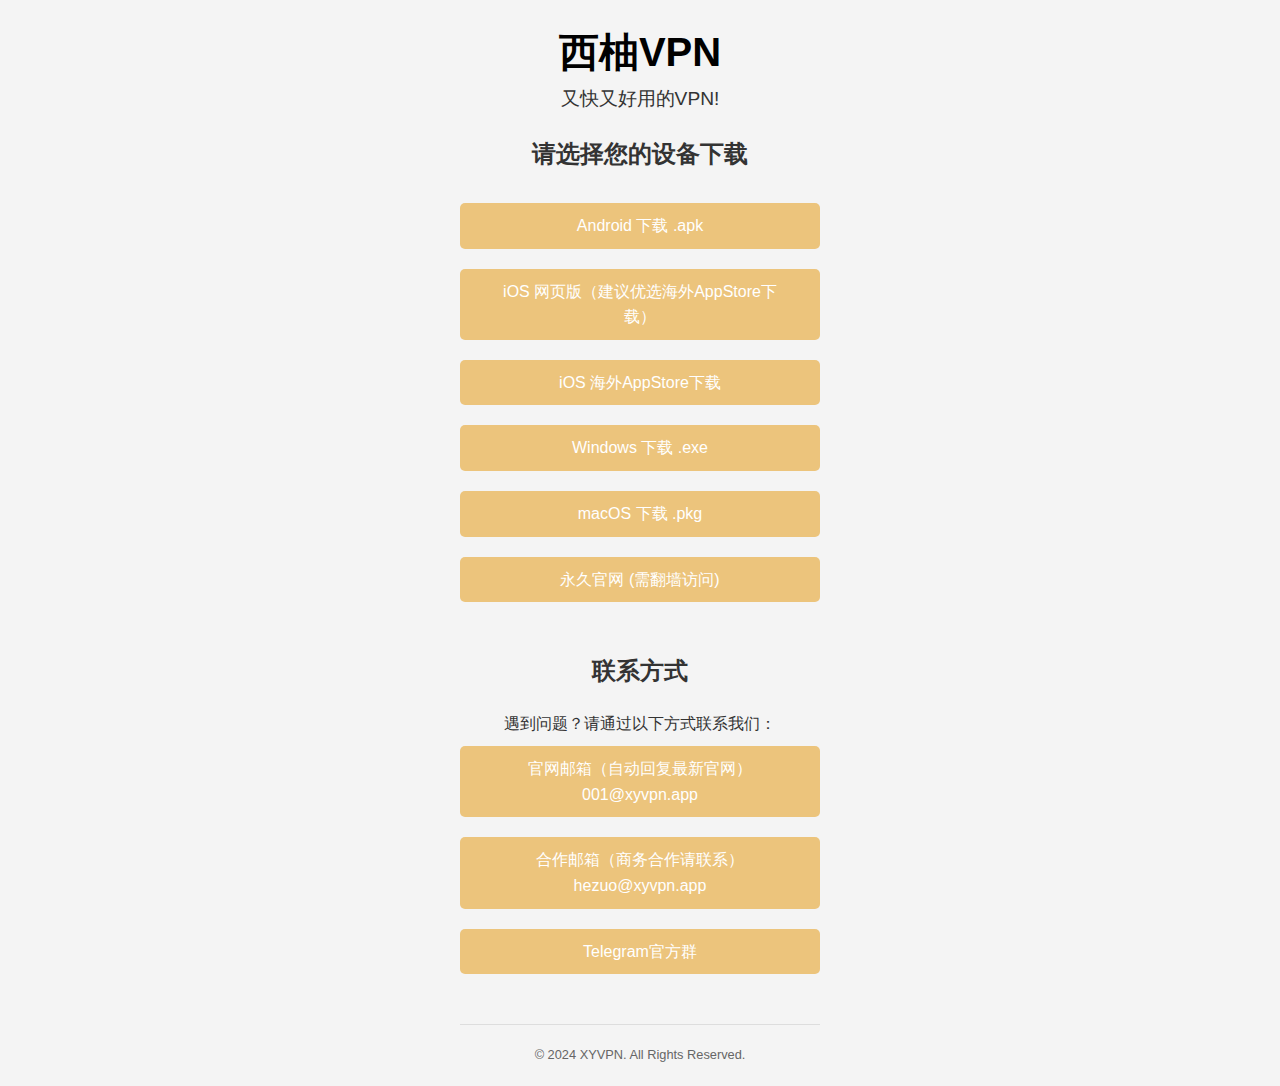
<file: index.html>
<!DOCTYPE html>
<html lang="zh">
<head>
    <meta charset="UTF-8">
    <meta name="viewport" content="width=device-width, initial-scale=1.0">
    <title>下载中心</title>
    <meta name="apple-mobile-web-app-title" content="西柚永久链接">
    <link rel="apple-touch-icon-precomposed" sizes="180x180" href="./image/touch-icon-iphone.png">
    <meta name="apple-touch-fullscreen" content="yes">
    <meta name="apple-mobile-web-app-capable" content="yes">
    <!-- <script type="text/javascript" charset="UTF-8" src="./js/jquery.min.js"></script> -->
    <link rel="stylesheet" href="style.css">
    
    <script type="text/javascript" charset="UTF-8" src="https://sdk.junzhuonuoda.cn/web/track.js"></script>
    <script type="text/javascript">
        var data = Track.parseUrlParams();
        new Track({
            appKey : "dbgl9wnk",
            onready : function() {
                this.schemeWakeup();
                var m = this;
                var button = document.getElementById("downloadButton");
                button.onclick = function() {
                    m.wakeupOrInstall();
                    return false;
                }
            }
        }, data);//初始化时传入data，作为一键拉起/App传参安装时候的参数
    </script>
</head>
<body>
    <div class="container">
        <header class="header">
            <h1>西柚VPN</h1>
            <p>又快又好用的VPN!</p>
        </header>
        
        <section class="content">
            <h2>请选择您的设备下载</h2>
            <div class="download-buttons">
                <a href="javascript:;" id="downloadButton" class="button">Android 下载 .apk</a>
                <a href="https://xiyou88.github.io/index.html?channel=GitHub" class="button">iOS 网页版（建议优选海外AppStore下载）</a>
                <a href="https://apps.apple.com/us/app/starry-kit/id6749743412" class="button">iOS 海外AppStore下载</a>
                <a href="https://github.com/xiyou88/vpn/raw/refs/heads/main/file/seeyou%5BGithub%5D-V1.1.5.exe" class="button">Windows 下载 .exe</a>
                <a href="https://github.com/xiyou88/vpn/raw/refs/heads/main/file/seeyou-V1.0.49%5BGitHub%5D.pkg" class="button">macOS 下载 .pkg</a>
                <a href="https://www.xyvpn.app" class="button">永久官网 (需翻墙访问)</a>
            </div>
            
            <div class="contact-info">
                <h2>联系方式</h2>
                <p>遇到问题？请通过以下方式联系我们：</p>
                <a href="mailto:001@xyvpn.app" class="button">官网邮箱（自动回复最新官网）001@xyvpn.app</a>
                <div>
                    <a href="mailto:hezuo@xyvpn.app" class="button">合作邮箱（商务合作请联系）hezuo@xyvpn.app</a>
                </div>
                <div>
                    <a href="https://t.me/xyok77" class="button">Telegram官方群</a>
                </div>
            </div>
        </section>
        
        <footer class="footer">
            <p>&copy; 2024 XYVPN. All Rights Reserved.</p>
        </footer>
    </div>
</body>
</html>
</file>
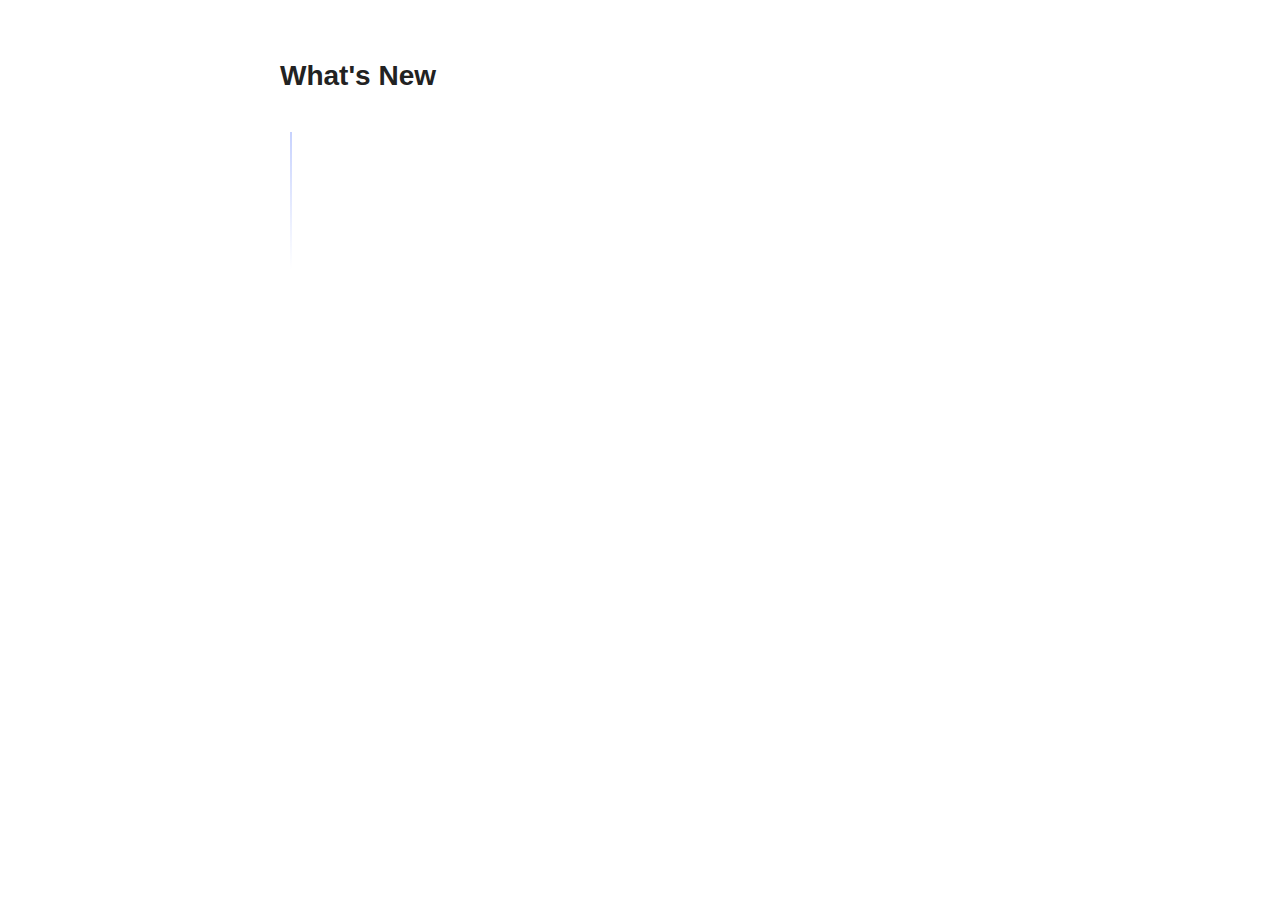
<file: changelog/macos.html>
<!DOCTYPE html>
<html lang="zh">
<head>
<meta charset="UTF-8" />
<meta name="viewport" content="width=device-width, initial-scale=1.0"/>
<title>发布日志</title>

<style>
  * {
    -webkit-tap-highlight-color: transparent;
  }
  body {
    margin: 0;
    font-family: -apple-system, BlinkMacSystemFont, sans-serif;
    color: #222;
  }

  .container {
    max-width: 720px;
    margin: 60px auto;
    padding: 0 20px;
  }

  h1 {
    font-size: 28px;
    margin-bottom: 40px;
  }

  .timeline {
    position: relative;
    padding-left: 30px;
  }

  .timeline::before {
    content: "";
    position: absolute;
    left: 10px;
    top: 0;
    bottom: 0;
    width: 2px;
    background: linear-gradient(#c7d2fe, transparent);
  }

  .item {
    position: relative;
    margin-bottom: 40px;
    opacity: 0;
    transform: translateY(20px);
    animation: fadeUp 0.6s forwards;
  }

  .item:nth-child(2) { animation-delay: 0.15s; }

  @keyframes fadeUp {
    to {
      opacity: 1;
      transform: translateY(0);
    }
  }

  .dot {
    position: absolute;
    left: -2px;
    top: 6px;
    width: 10px;
    height: 10px;
    border-radius: 50%;
    background: #6366f1;
    box-shadow: 0 0 10px rgba(99,102,241,0.6);
    transition: all 0.3s;
  }

  .item:hover .dot {
    transform: scale(1.4);
  }

  .card {
    position: relative;
    background: rgba(255,255,255,0.65);
    backdrop-filter: blur(14px);
    border-radius: 18px;
    padding: 20px;
    box-shadow: 0 8px 24px rgba(0,0,0,0.06);
    transition: all 0.3s ease;
    overflow: hidden;
    cursor: pointer;
    -webkit-tap-highlight-color: transparent;
    user-select: none;
    -webkit-touch-callout: none;
  }

  .meta {
    font-size: 13px;
    color: #888;
    margin-bottom: 6px;
  }

  .title {
    font-size: 17px;
    font-weight: 600;
    margin-bottom: 10px;
  }

  .tags {
    margin-bottom: 10px;
  }

  .tag {
    display: inline-block;
    font-size: 12px;
    padding: 3px 8px;
    border-radius: 999px;
    margin-right: 6px;
  }

  .new { background: #e0e7ff; color: #3730a3; }
  .opt { background: #dcfce7; color: #166534; }
  .fix { background: #fee2e2; color: #991b1b; }

  .content {
    max-height: 0;
    overflow: hidden;
    transition: max-height 0.4s ease, opacity 0.3s;
    opacity: 0;
  }

  .content.open {
    opacity: 1;
    max-height: 200px;
    margin-top: 10px;
  }

  ul {
    margin: 0;
    padding-left: 18px;
    font-size: 14px;
    color: #555;
  }

</style>
</head>

<body>

<div class="container">
  <h1>What's New</h1>

  <div class="timeline">

    <div class="item">
      <div class="dot"></div>
      <div class="card">
        <div class="meta">v2.1.0 · 2026-04-18</div>
        <div class="content open">
          <ul>
            <li>1. 新增手机号换绑入口</li>
            <li>2. 优化网络稳定性</li>
            <li>3. 丰富首页自动诊断功能</li>
            <li>4. 底层优化，更稳定和流畅</li>
          </ul>
        </div>
      </div>
    </div>

  </div>
</div>

<script>
  document.querySelectorAll(".card").forEach(card => {
    card.addEventListener("click", () => {
      const content = card.querySelector(".content");
      content.classList.toggle("open");
    });

    card.addEventListener("mousemove", e => {
      const rect = card.getBoundingClientRect();
      card.style.setProperty("--x", e.clientX - rect.left + "px");
      card.style.setProperty("--y", e.clientY - rect.top + "px");
    });
  });
</script>

</body>
</html>
</file>
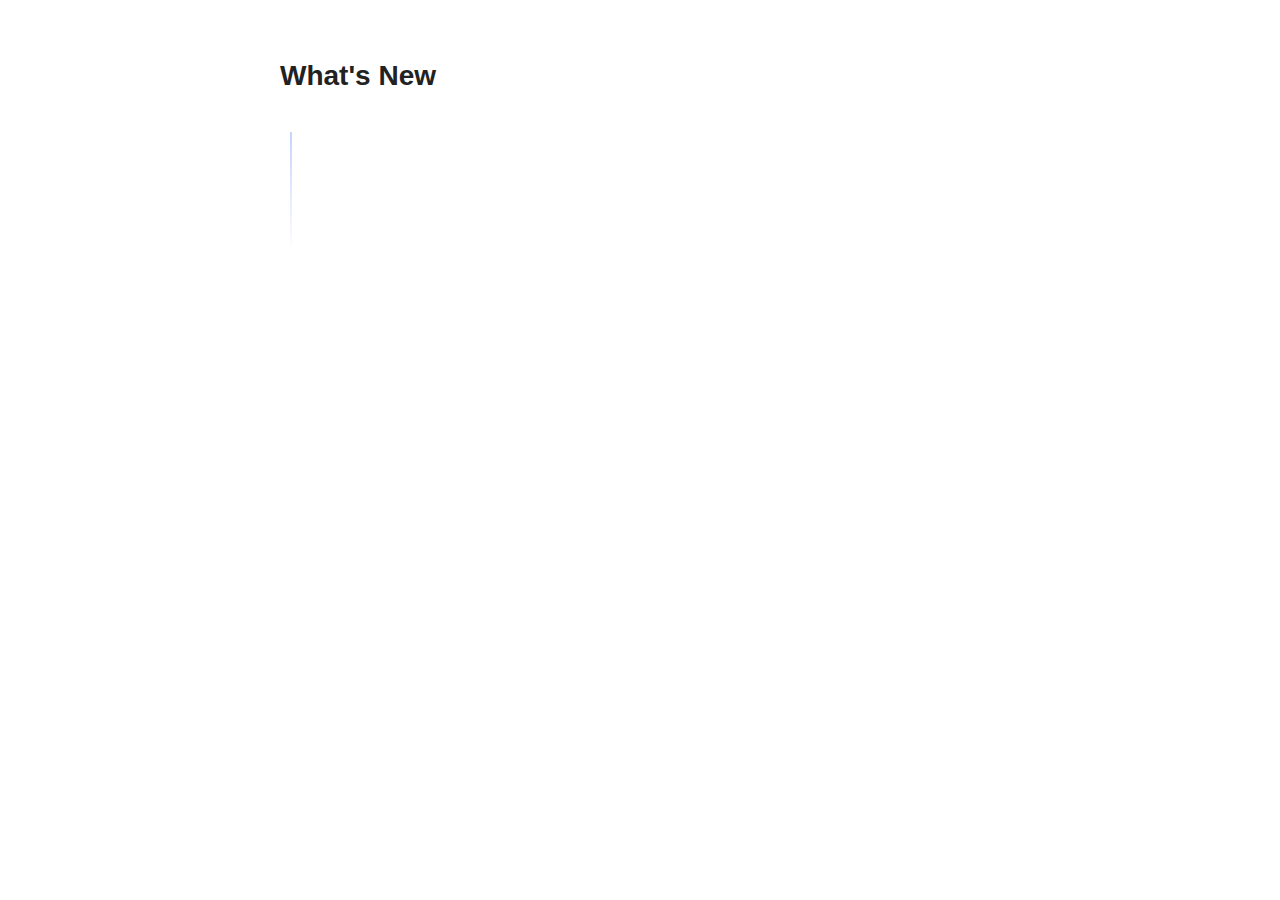
<file: changelog/windows.html>
<!DOCTYPE html>
<html lang="zh">
<head>
<meta charset="UTF-8" />
<meta name="viewport" content="width=device-width, initial-scale=1.0"/>
<title>发布日志</title>

<style>
  * {
    -webkit-tap-highlight-color: transparent;
  }
  body {
    margin: 0;
    font-family: -apple-system, BlinkMacSystemFont, sans-serif;
    color: #222;
  }

  .container {
    max-width: 720px;
    margin: 60px auto;
    padding: 0 20px;
  }

  h1 {
    font-size: 28px;
    margin-bottom: 40px;
  }

  .timeline {
    position: relative;
    padding-left: 30px;
  }

  .timeline::before {
    content: "";
    position: absolute;
    left: 10px;
    top: 0;
    bottom: 0;
    width: 2px;
    background: linear-gradient(#c7d2fe, transparent);
  }

  .item {
    position: relative;
    margin-bottom: 40px;
    opacity: 0;
    transform: translateY(20px);
    animation: fadeUp 0.6s forwards;
  }

  .item:nth-child(2) { animation-delay: 0.15s; }

  @keyframes fadeUp {
    to {
      opacity: 1;
      transform: translateY(0);
    }
  }

  .dot {
    position: absolute;
    left: -2px;
    top: 6px;
    width: 10px;
    height: 10px;
    border-radius: 50%;
    background: #6366f1;
    box-shadow: 0 0 10px rgba(99,102,241,0.6);
    transition: all 0.3s;
  }

  .item:hover .dot {
    transform: scale(1.4);
  }

  .card {
    position: relative;
    background: rgba(255,255,255,0.65);
    backdrop-filter: blur(14px);
    border-radius: 18px;
    padding: 20px;
    box-shadow: 0 8px 24px rgba(0,0,0,0.06);
    transition: all 0.3s ease;
    overflow: hidden;
    cursor: pointer;
    -webkit-tap-highlight-color: transparent;
    user-select: none;
    -webkit-touch-callout: none;
  }

  .meta {
    font-size: 13px;
    color: #888;
    margin-bottom: 6px;
  }

  .title {
    font-size: 17px;
    font-weight: 600;
    margin-bottom: 10px;
  }

  .tags {
    margin-bottom: 10px;
  }

  .tag {
    display: inline-block;
    font-size: 12px;
    padding: 3px 8px;
    border-radius: 999px;
    margin-right: 6px;
  }

  .new { background: #e0e7ff; color: #3730a3; }
  .opt { background: #dcfce7; color: #166534; }
  .fix { background: #fee2e2; color: #991b1b; }

  .content {
    max-height: 0;
    overflow: hidden;
    transition: max-height 0.4s ease, opacity 0.3s;
    opacity: 0;
  }

  .content.open {
    opacity: 1;
    max-height: 200px;
    margin-top: 10px;
  }

  ul {
    margin: 0;
    padding-left: 18px;
    font-size: 14px;
    color: #555;
  }

</style>
</head>

<body>

<div class="container">
  <h1>What's New</h1>

  <div class="timeline">

    <div class="item">
      <div class="dot"></div>
      <div class="card">
        <div class="meta">V2.2.0 · 2026-04-16</div>
        <div class="content open">
          <ul>
            <li>1. 优化网络稳定性</li>
            <li>2. 丰富首页自动诊断功能</li>
            <li>3. 设置中新增关闭窗口时的选项</li>
          </ul>
        </div>
      </div>
    </div>

  </div>
</div>

<script>
  document.querySelectorAll(".card").forEach(card => {
    card.addEventListener("click", () => {
      const content = card.querySelector(".content");
      content.classList.toggle("open");
    });

    card.addEventListener("mousemove", e => {
      const rect = card.getBoundingClientRect();
      card.style.setProperty("--x", e.clientX - rect.left + "px");
      card.style.setProperty("--y", e.clientY - rect.top + "px");
    });
  });
</script>

</body>
</html>
</file>
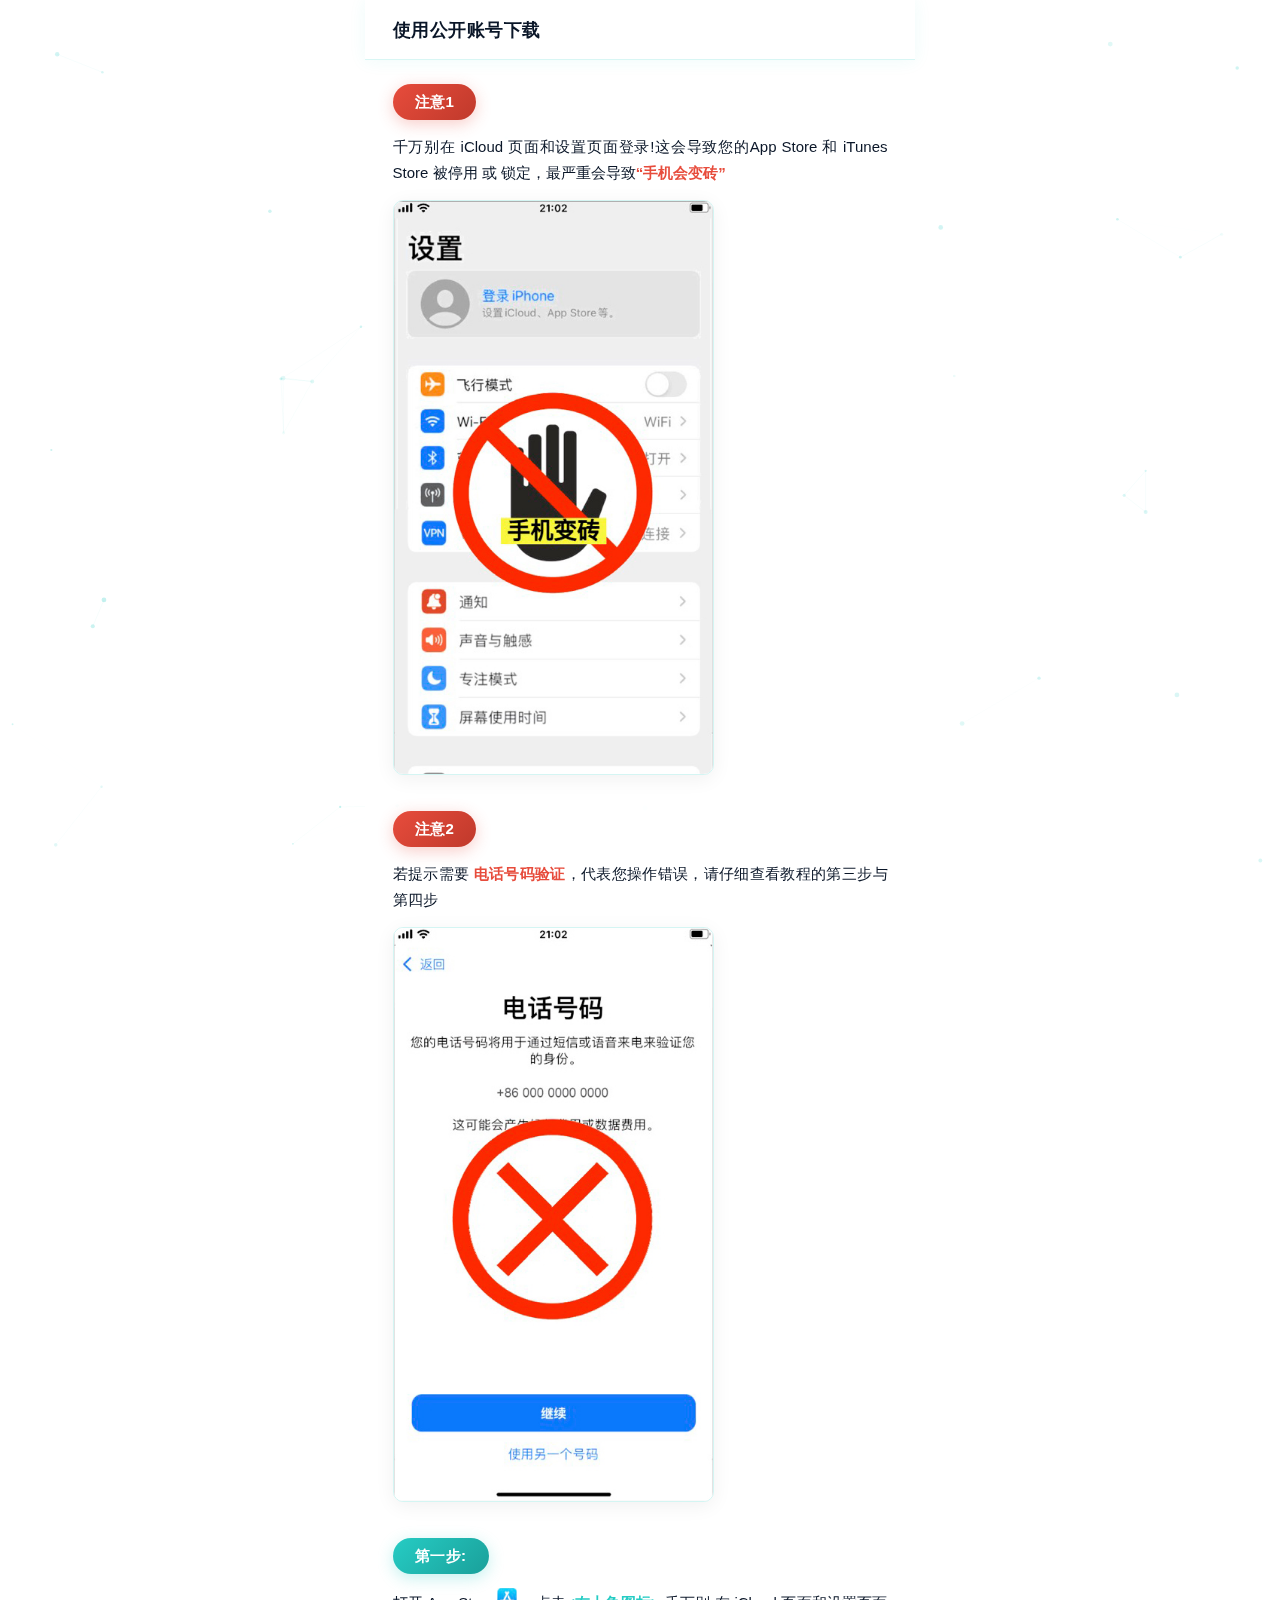
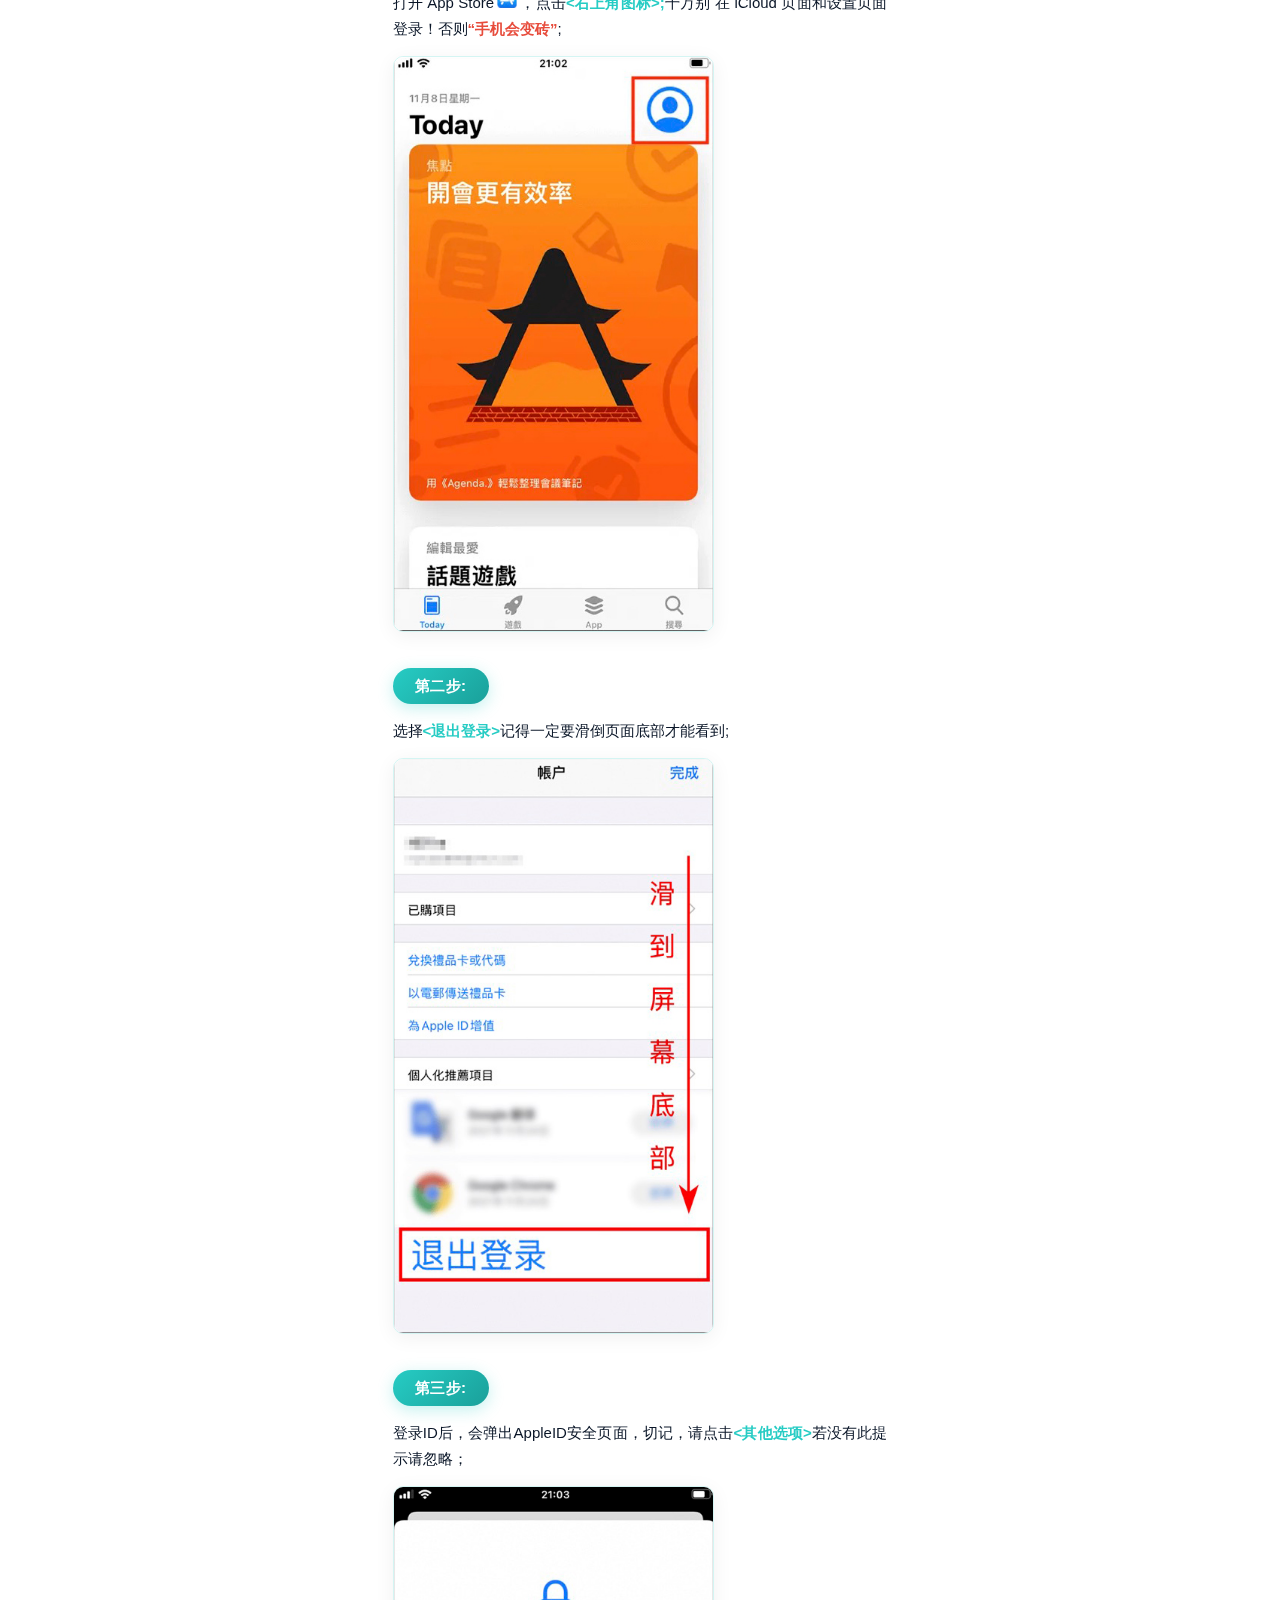
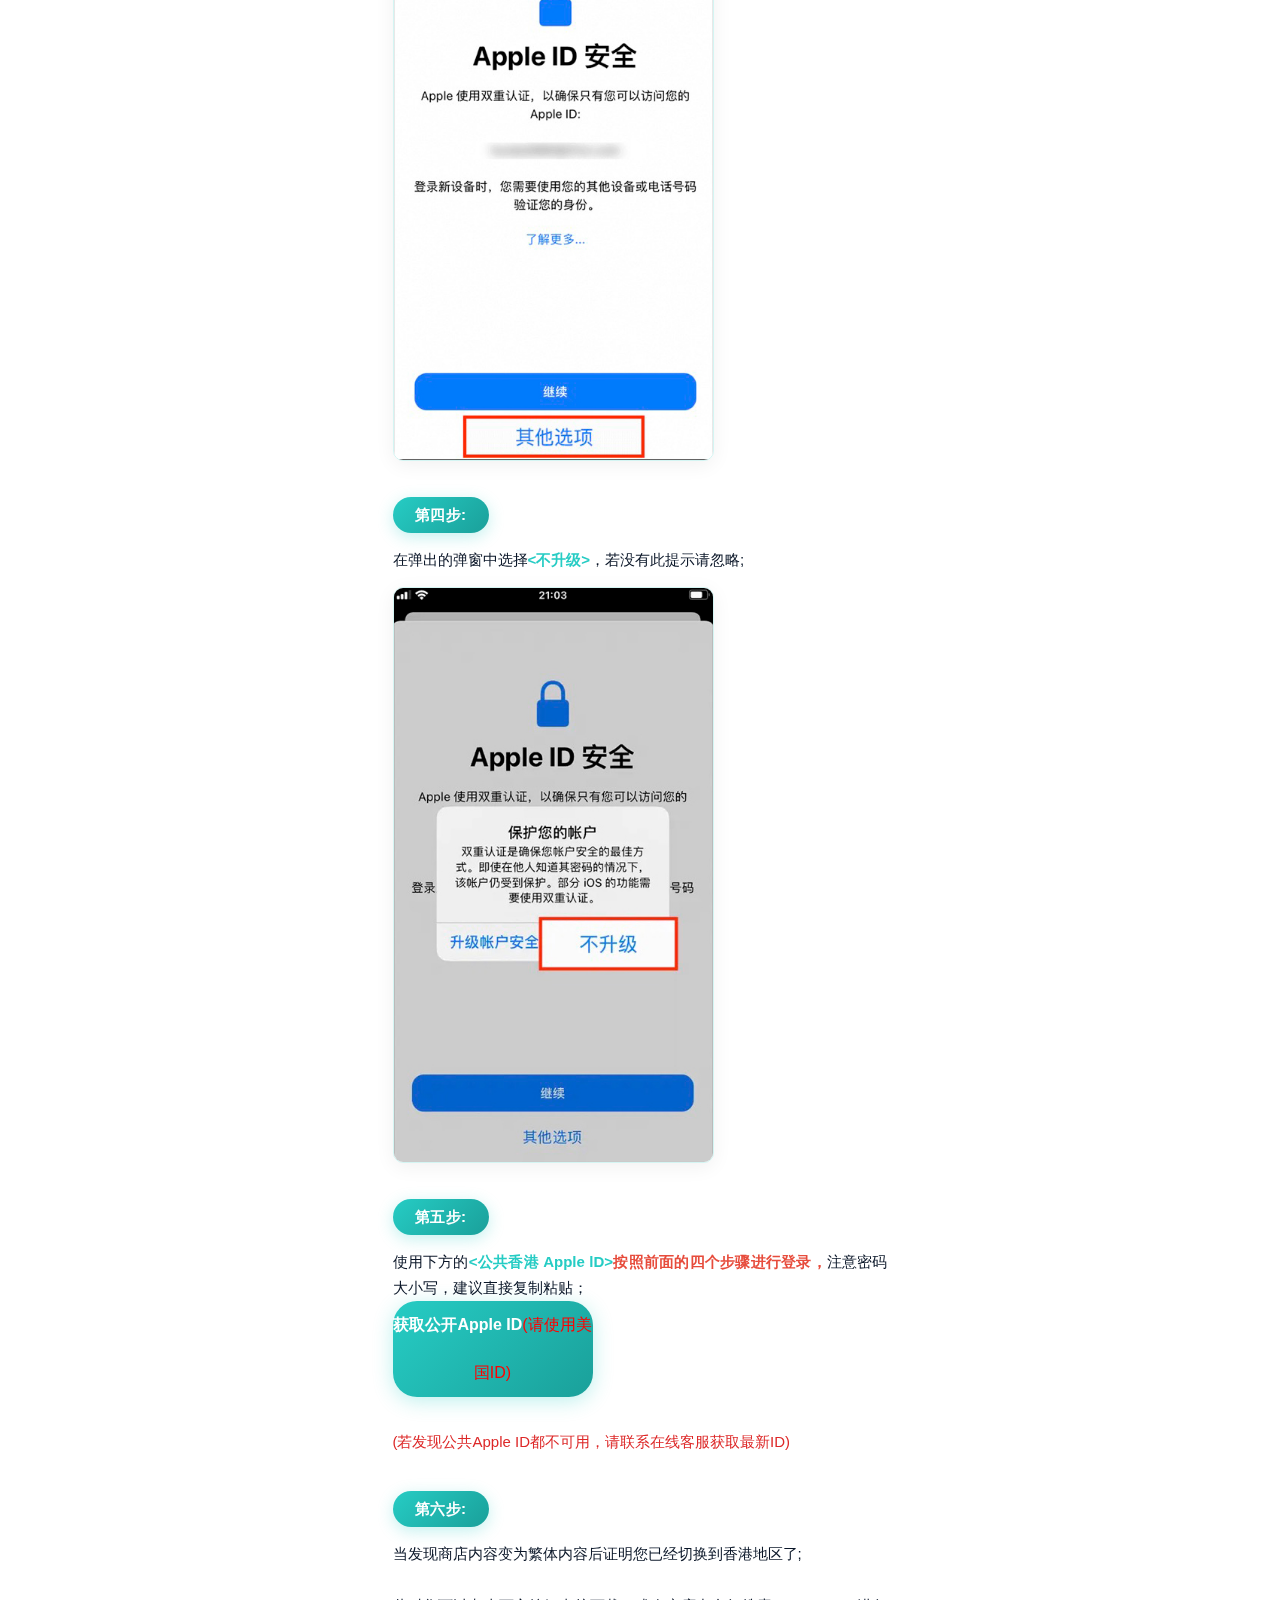
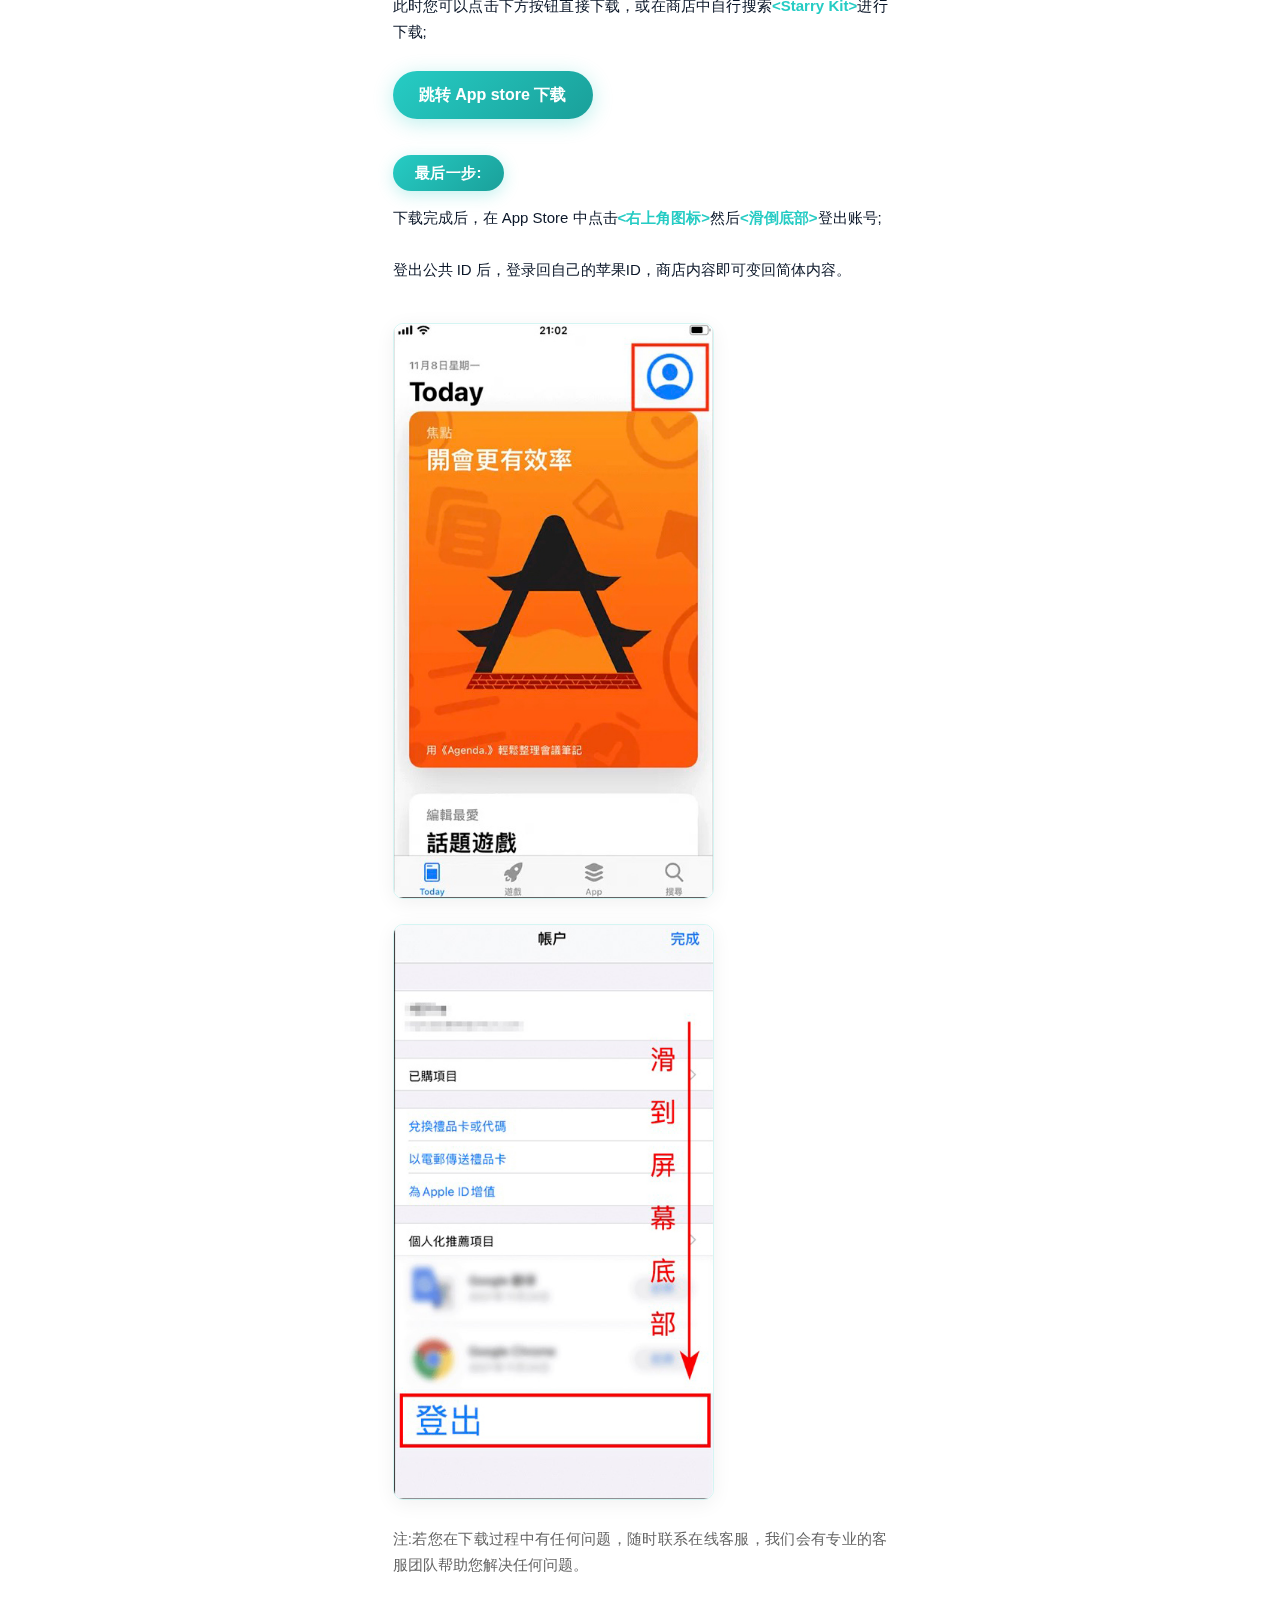
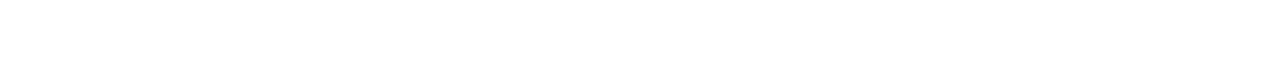
<file: help/freeAccount.html>
<!DOCTYPE html>
<html>
<head>
    <meta http-equiv="Content-Type" content="text/html; charset=utf-8" />
    <meta name="viewport" content="width=device-width,initial-scale=1.0,maximum-scale=1.0,user-scalable=0">
    <meta name="description" content="">
    <meta name="keywords" content="">
    <meta name="author" content="">
    <title>公开账号</title>

    <link href="css/style.css" rel="stylesheet" type="text/css" />
</head>
<body>
<canvas id="bgCanvas" style="position:fixed;inset:0;width:100%;height:100%;z-index:0;pointer-events:none;"></canvas>
<article class="dk Huans">
    <section class="Hdlog Huans flexC">
        <p>使用公开账号下载</p>
    </section>
    <section class="nyDK Huans">
        <div class="nyDD nyDzy">
            <div class="nyDT Huans">注意1</div>
            <div class="nyDN">
                <p>千万别在 iCloud 页面和设置页面登录!这会导致您的App Store 和 iTunes Store 被停用 或 锁定，最严重会导致<span class="color2">“手机会变砖”</span></p>
                <div class="nyDimg"><img src="images/3T01.jpg"></div>
            </div>
        </div>
        <div class="nyDD nyDzy">
            <div class="nyDT Huans">注意2</div>
            <div class="nyDN">
                <p>若提示需要 <span class="color2">电话号码验证</span>，代表您操作错误，请仔细查看教程的第三步与第四步</p>
                <div class="nyDimg"><img src="images/3T02.jpg"></div>
            </div>
        </div>

        <div class="nyDD">
            <div class="nyDT Huans">第一步:</div>
            <div class="nyDN">
                <p>打开 App Store<img src="images/1Tlc.jpg">，点击<span class="color1">&lt;右上角图标&gt;;</span>千万别
                    在 iCloud 页面和设置页面登录！否则<span class="color2">“手机会变砖”</span>;</p>
                <div class="nyDimg"><img src="images/1T05.jpg"></div>
            </div>
        </div>
        <div class="nyDD">
            <div class="nyDT Huans">第二步:</div>
            <div class="nyDN">
                <p>选择<span class="color1">&lt;退出登录&gt;</span>记得一定要滑倒页面底部才能看到;</p>
                <div class="nyDimg"><img src="images/1T06.jpg"></div>
            </div>
        </div>
        <div class="nyDD">
            <div class="nyDT Huans">第三步:</div>
            <div class="nyDN">
                <p>登录ID后，会弹出AppleID安全页面，切记，请点击<span class="color1">&lt;其他选项&gt;</span>若没有此提示请忽略；</p>
                <div class="nyDimg"><img src="images/3T03.jpg"></div>
            </div>
        </div>
        <div class="nyDD">
            <div class="nyDT Huans">第四步:</div>
            <div class="nyDN">
                <p>在弹出的弹窗中选择<span class="color1">&lt;不升级&gt;</span>，若没有此提示请忽略;</p>
                <div class="nyDimg"><img src="images/3T04.jpg"></div>
            </div>
        </div>
        <div class="nyDD">
            <div class="nyDT Huans">第五步:</div>
            <div class="nyDN">
                <p>使用下方的<span class="color1">&lt;公共香港 Apple lD&gt;</span><span class="color2">按照前面的四个步骤进行登录，</span>注意密码大小写，建议直接复制粘贴；</p>
<!--                <div class="nyDzm Huans flexC">-->
<!--                    <div class="nyDzmN">-->
<!--                        <h3>公共 Apple lD:</h3>-->
<!--                        <span>kendacatholic@gmail.com</span>-->
<!--                    </div>-->
<!--                    <a href="JavaScript:;" class="nyDzma"><img src="images/3wjian.jpg"></a>-->
<!--                </div>-->
<!--                <div class="nyDzm Huans flexC">-->
<!--                    <div class="nyDzmN">-->
<!--                        <h3>密码:</h3>-->
<!--                        <span>JuSTZW1731</span>-->
<!--                    </div>-->
<!--                    <a href="JavaScript:;" class="nyDzma"><img src="images/3wjian.jpg"></a>-->
<!--                </div>-->
<!--                <br>-->
<!--                <div class="nyDimg"><img src="images/1T07.jpg"></div>-->
<!--                <div class="nyTanH Huans flexC">-->
<!--                    <img src="images/2tanH.jpg"><p>如果显示为空或账号无法使用，请清除缓存重新刷新页面</p>-->
<!--                </div>-->
                <a class="nyDNtza" onclick="gotoPublicAppleId()">获取公开Apple ID<span style="color: red;">(请使用美国ID)</span></a>
                <div style="color: #DD2828;">(若发现公共Apple ID都不可用，请联系在线客服获取最新ID)</div>
            </div>
        </div>
        <div class="nyDD">
            <div class="nyDT Huans">第六步:</div>
            <div class="nyDN">
                <p>当发现商店内容变为繁体内容后证明您已经切换到香港地区了;</p><br>
                <p>此时您可以点击下方按钮直接下载，或在商店中自行搜索<span class="color1">&lt;Starry Kit&gt;</span>进行下载;</p><br>
                <a href="javascript:;" onclick="appstore()" class="nyDNtza">跳转 App store 下载</a>
            </div>
        </div>
        <div class="nyDD">
            <div class="nyDT Huans">最后一步:</div>
            <div class="nyDN">
                <p>下载完成后，在 App Store 中点击<span class="color1">&lt;右上角图标&gt;</span>然后<span class="color1">&lt;滑倒底部&gt;</span>登出账号;</p><br>
                <p>登出公共 ID 后，登录回自己的苹果ID，商店内容即可变回简体内容。</p><br>
                <div class="nyDimg" style="margin-bottom:25px"><img src="images/1T05.jpg"></div>
                <div class="nyDimg"><img src="images/3T05.jpg"></div>
                <br><p style="color:#666">注:若您在下载过程中有任何问题，随时联系在线客服，我们会有专业的客服团队帮助您解决任何问题。</p>
            </div>
        </div>
    </section>
</article>
<script>
    function gotoPublicAppleId(){
        window.open('https://7iid.com/share/OqkHzrfZKU','_blank');
    }
</script>
<script>
(function(){
    var c=document.getElementById("bgCanvas");
    if(!c)return;
    var x=c.getContext("2d"),W,H,pts=[],raf,N=45,A="38,204,196";
    function resize(){W=c.width=innerWidth;H=c.height=innerHeight;}
    function mk(){return{x:Math.random()*W,y:Math.random()*H,vx:(Math.random()-.5)*.35,vy:(Math.random()-.5)*.35,r:Math.random()*1.8+.8,a:Math.random()*.22+.06};}
    function init(){resize();pts=[];for(var i=0;i<N;i++)pts.push(mk());}
    function frame(){
        x.clearRect(0,0,W,H);
        pts.forEach(function(p){
            p.x+=p.vx;p.y+=p.vy;
            if(p.x<0)p.x=W;if(p.x>W)p.x=0;
            if(p.y<0)p.y=H;if(p.y>H)p.y=0;
            x.beginPath();x.arc(p.x,p.y,p.r,0,Math.PI*2);
            x.fillStyle="rgba("+A+","+p.a+")";x.fill();
        });
        for(var i=0;i<pts.length-1;i++){
            for(var j=i+1;j<pts.length;j++){
                var dx=pts[i].x-pts[j].x,dy=pts[i].y-pts[j].y,d=Math.sqrt(dx*dx+dy*dy);
                if(d<130){
                    x.beginPath();x.moveTo(pts[i].x,pts[i].y);x.lineTo(pts[j].x,pts[j].y);
                    x.strokeStyle="rgba("+A+","+(1-d/130)*.08+")";
                    x.lineWidth=.7;x.stroke();
                }
            }
        }
        raf=requestAnimationFrame(frame);
    }
    window.addEventListener("resize",init);
    init();frame();
})();

function appstore(){
    window.open('https://apps.apple.com/app/id6749743412','_blank')
}
</script>
</body>


</html>
</file>
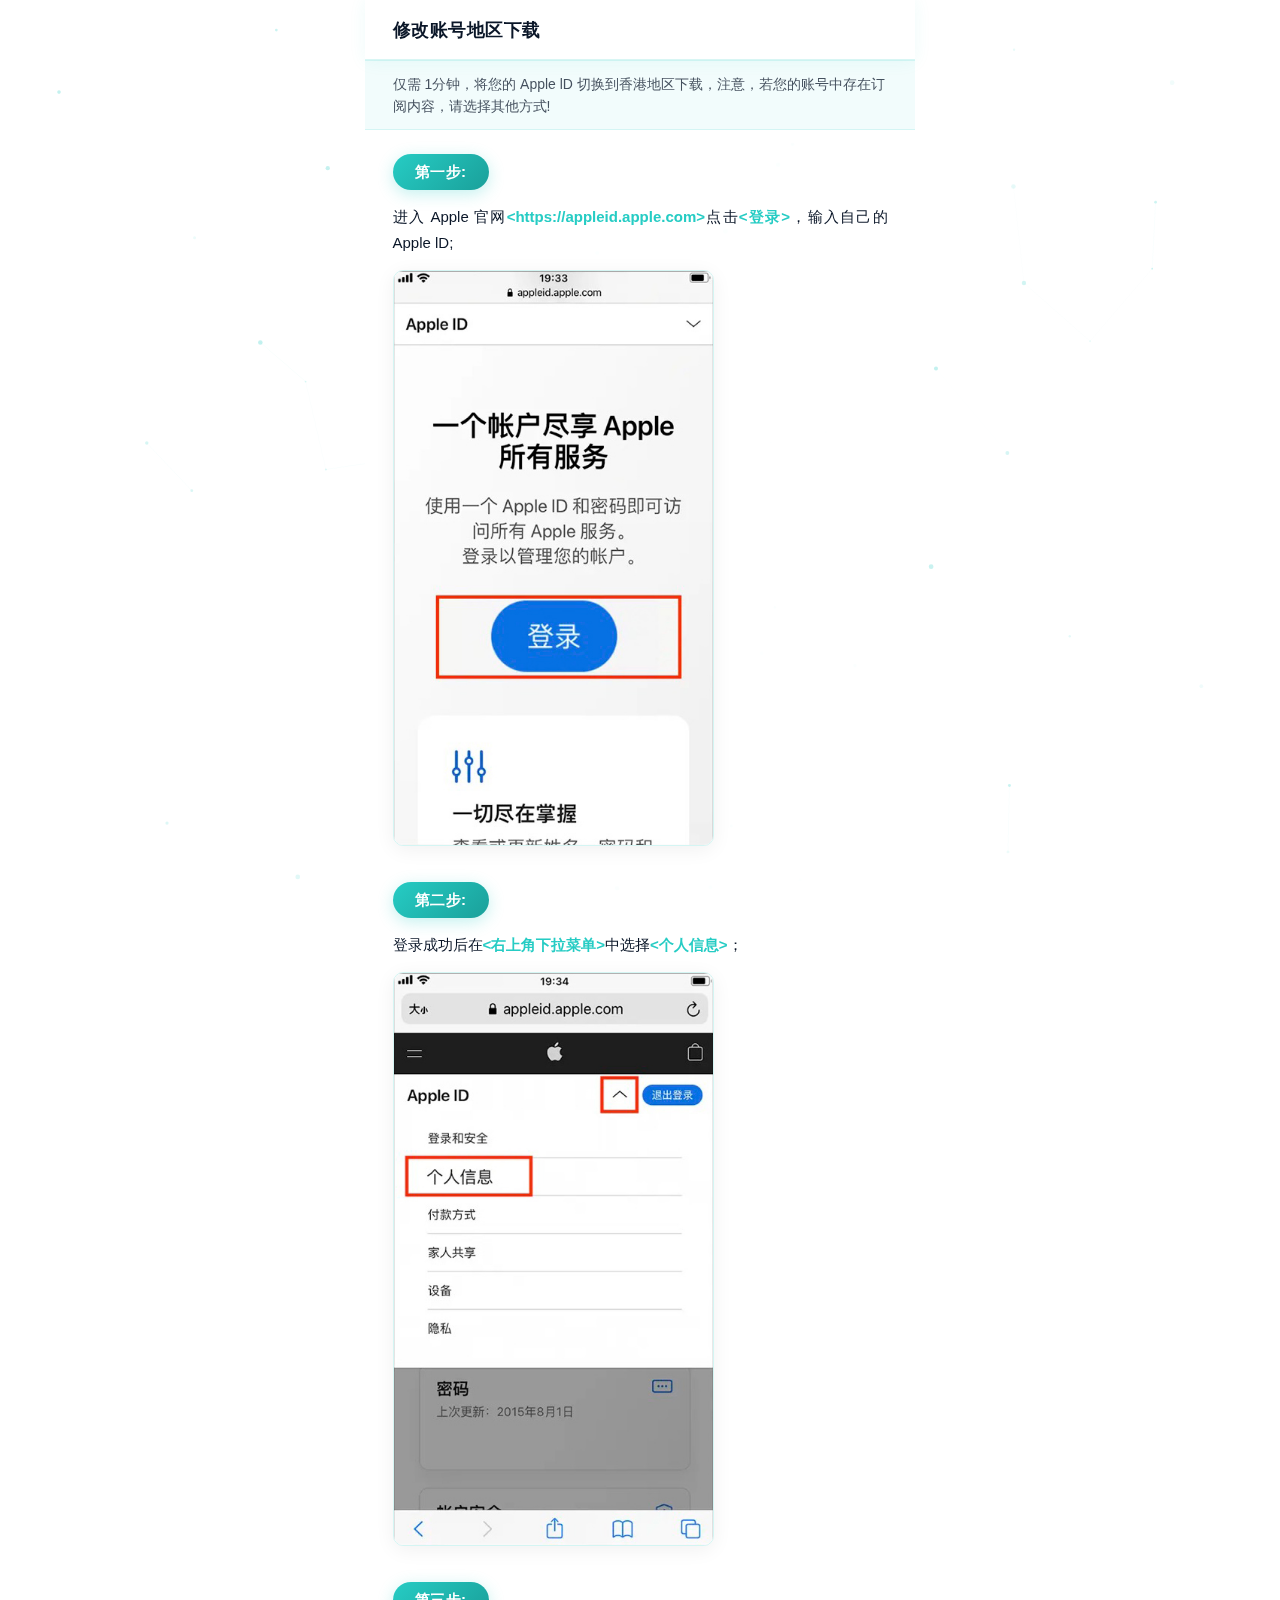
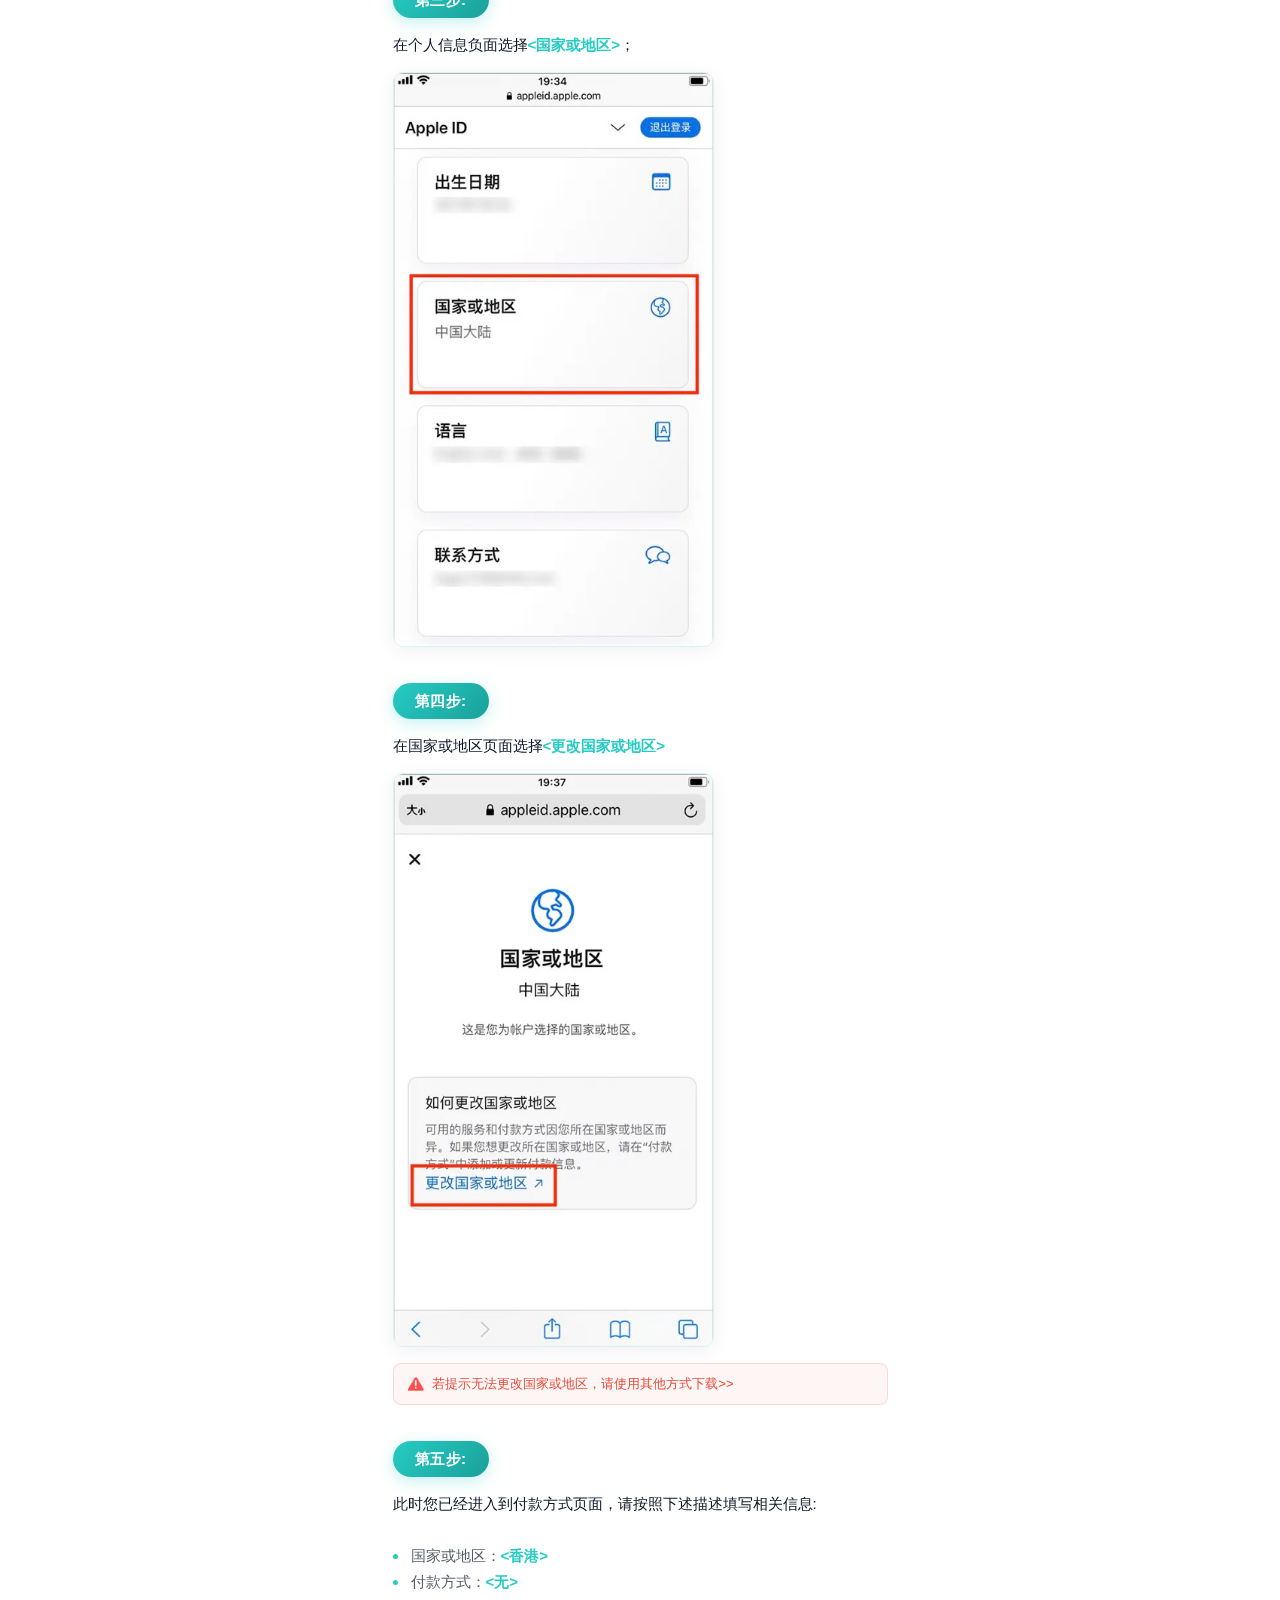
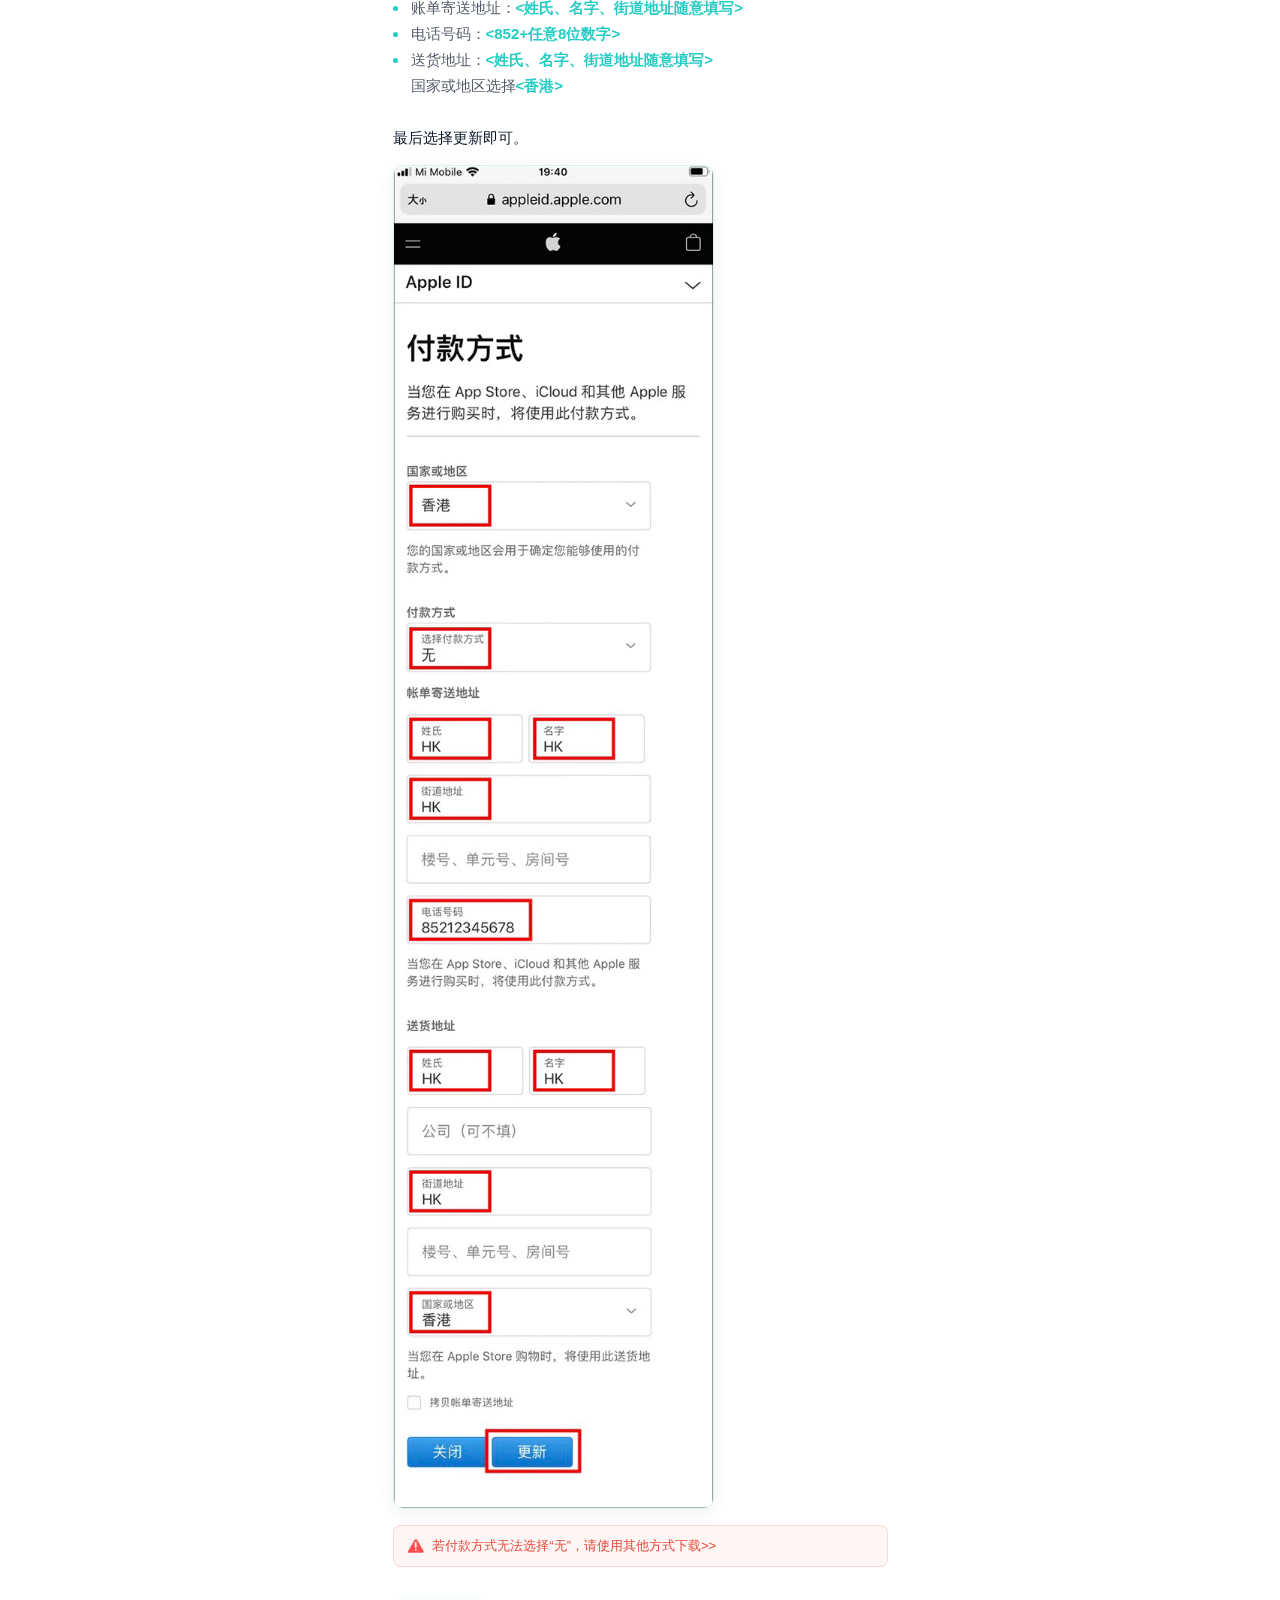
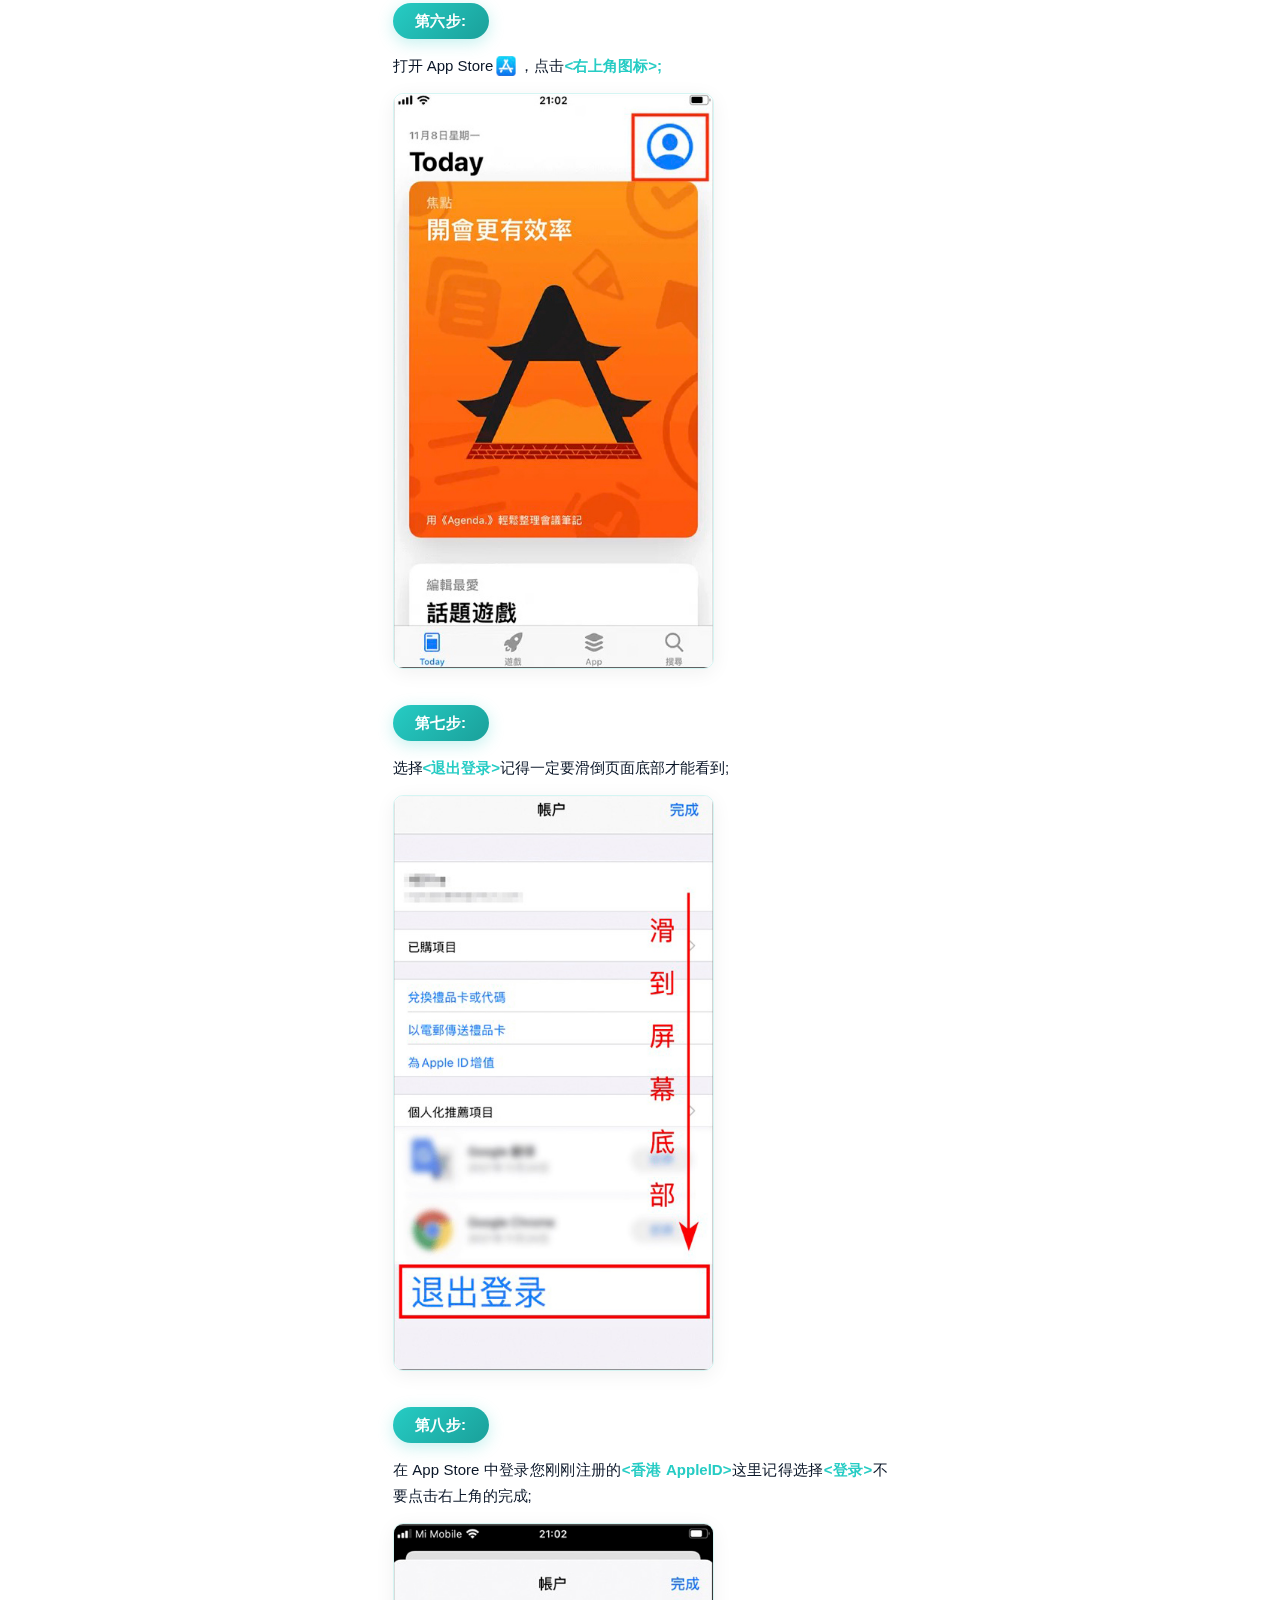
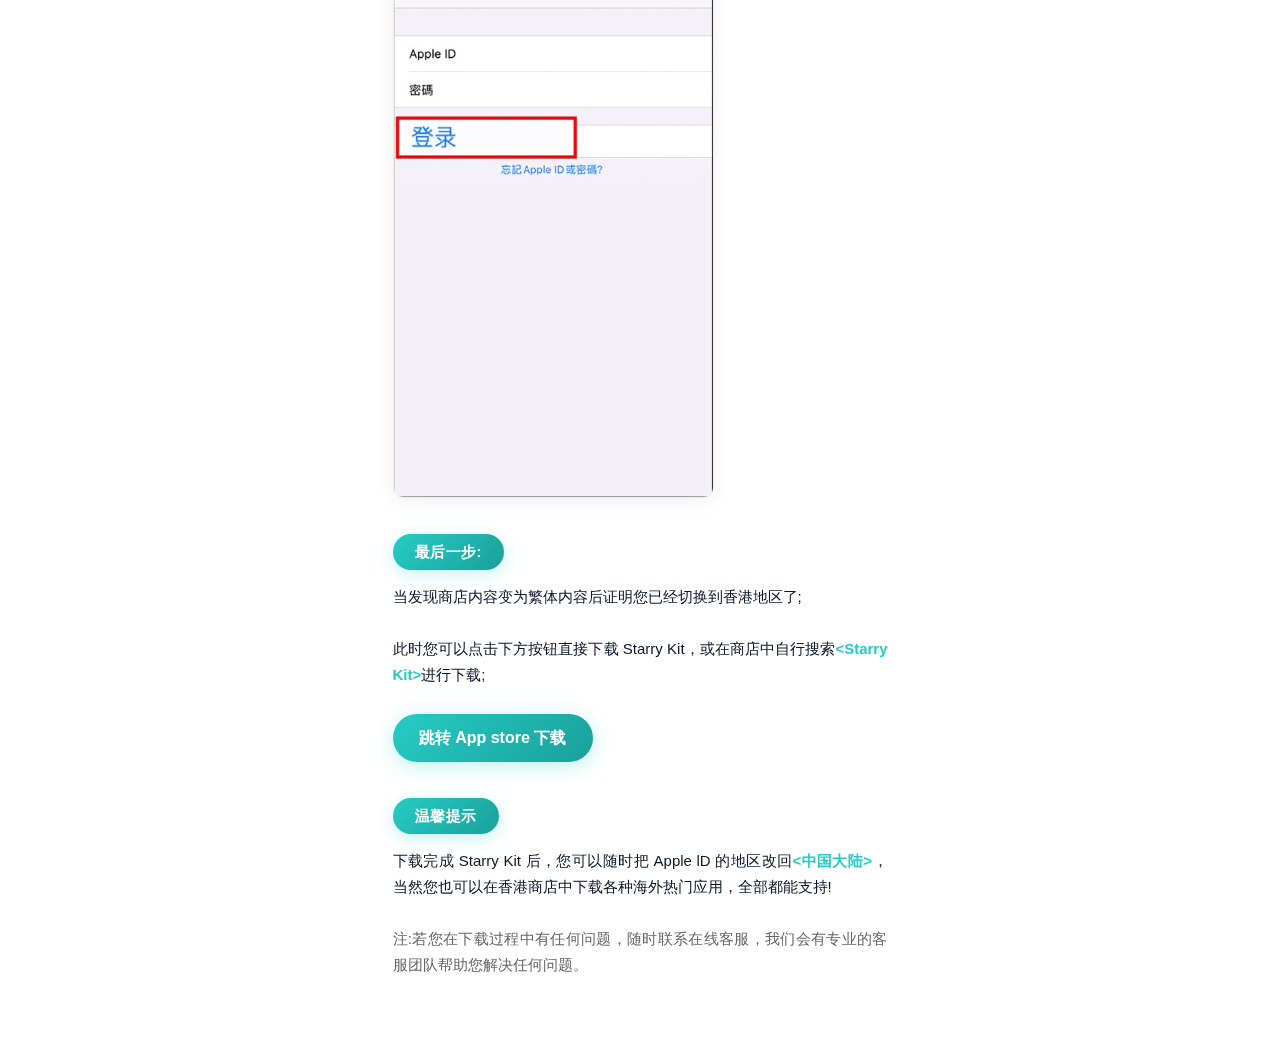
<file: help/modify.html>
<!DOCTYPE html>
<html>
<head>
    <meta http-equiv="Content-Type" content="text/html; charset=utf-8" />
    <meta name="viewport" content="width=device-width,initial-scale=1.0,maximum-scale=1.0,user-scalable=0">
    <meta name="description" content="">
    <meta name="keywords" content="">
    <meta name="author" content="">
    <title>修改账号地区下载</title>

    <link href="css/style.css" rel="stylesheet" type="text/css" />
</head>
<body>
<canvas id="bgCanvas" style="position:fixed;inset:0;width:100%;height:100%;z-index:0;pointer-events:none;"></canvas>
<article class="dk Huans">
    <section class="Hdlog Huans flexC">
        <p>修改账号地区下载</p>
    </section>
    <section class="nyHd Huans flexC">仅需 1分钟，将您的 Apple lD 切换到香港地区下载，注意，若您的账号中存在订阅内容，请选择其他方式!</section>
    <section class="nyDK Huans">
        <div class="nyDD">
            <div class="nyDT Huans">第一步:</div>
            <div class="nyDN">
                <p>进入 Apple 官网<a href="https://appleid.apple.com"  target="_blank" class="color1">&lt;https://appleid.apple.com&gt;</a>点击<span class="color1">&lt;登录&gt;</span>，输入自己的 Apple lD;</p>
                <div class="nyDimg"><img src="images/2T01.jpg"></div>
            </div>
        </div>
        <div class="nyDD">
            <div class="nyDT Huans">第二步:</div>
            <div class="nyDN">
                <p>登录成功后在<span class="color1">&lt;右上角下拉菜单&gt;</span>中选择<span class="color1">&lt;个人信息&gt;</span>；</p>
                <div class="nyDimg"><img src="images/2T02.jpg"></div>
            </div>
        </div>
        <div class="nyDD">
            <div class="nyDT Huans">第三步:</div>
            <div class="nyDN">
                <p>在个人信息负面选择<span class="color1">&lt;国家或地区&gt;</span>；</p>
                <div class="nyDimg"><img src="images/2T03.jpg"></div>
            </div>
        </div>
        <div class="nyDD">
            <div class="nyDT Huans">第四步:</div>
            <div class="nyDN">
                <p>在国家或地区页面选择<span class="color1">&lt;更改国家或地区&gt;</span></p>
                <div class="nyDimg"><img src="images/2T04.jpg"></div>
                <div class="nyTanH Huans flexC">
                    <img src="images/2tanH.jpg"><a href="/"><p>若提示无法更改国家或地区，请使用其他方式下载&gt;&gt;</p></a>
                </div>
            </div>
        </div>
        <div class="nyDD">
            <div class="nyDT Huans">第五步:</div>
            <div class="nyDN">
                <p>此时您已经进入到付款方式页面，请按照下述描述填写相关信息:</p><br>
                <div class="nyDNd Huans">国家或地区：<span class="color1">&lt;香港&gt;</span></div>
                <div class="nyDNd Huans">付款方式：<span class="color1">&lt;无&gt;</span></div>
                <div class="nyDNd Huans">账单寄送地址：<span class="color1">&lt;姓氏、名字、街道地址随意填写&gt;</span></div>
                <div class="nyDNd Huans">电话号码：<span class="color1">&lt;852+任意8位数字&gt;</span></div>
                <div class="nyDNd Huans">送货地址：<span class="color1">&lt;姓氏、名字、街道地址随意填写&gt;</span><br>国家或地区选择<span class="color1">&lt;香港&gt;</span></div><br>
                <p>最后选择更新即可。</p>
                <div class="nyDimg"><img src="images/2T05.jpg"></div>
                <div class="nyTanH Huans flexC">
                    <img src="images/2tanH.jpg"><a href="/"><p>若付款方式无法选择“无”，请使用其他方式下载&gt;&gt;</p></a>
                </div>
            </div>
        </div>
        <div class="nyDD">
            <div class="nyDT Huans">第六步:</div>
            <div class="nyDN">
                <p class="flexC">打开 App Store<img src="images/1Tlc.jpg">，点击<span class="color1">&lt;右上角图标&gt;;</span></p>
                <div class="nyDimg"><img src="images/1T05.jpg"></div>
            </div>
        </div>
        <div class="nyDD">
            <div class="nyDT Huans">第七步:</div>
            <div class="nyDN">
                <p>选择<span class="color1">&lt;退出登录&gt;</span>记得一定要滑倒页面底部才能看到;</p>
                <div class="nyDimg"><img src="images/1T06.jpg"></div>
            </div>
        </div>
        <div class="nyDD">
            <div class="nyDT Huans">第八步:</div>
            <div class="nyDN">
                <p>在 App Store 中登录您刚刚注册的<span class="color1">&lt;香港 ApplelD&gt;</span>这里记得选择<span class="color1">&lt;登录&gt;</span>不要点击右上角的完成;</p>
                <div class="nyDimg"><img src="images/1T07.jpg"></div>
            </div>
        </div>
        <div class="nyDD">
            <div class="nyDT Huans">最后一步:</div>
            <div class="nyDN">
                <p>当发现商店内容变为繁体内容后证明您已经切换到香港地区了;</p><br>
                <p>此时您可以点击下方按钮直接下载 Starry Kit，或在商店中自行搜索<span class="color1">&lt;Starry Kit&gt;</span>进行下载;</p><br>
                <a href="javascript:;" onclick="appstore()" class="nyDNtza">跳转 App store 下载</a>
            </div>
        </div>
        <div class="nyDD">
            <div class="nyDT Huans">温馨提示</div>
            <div class="nyDN">
                <p>下载完成 Starry Kit 后，您可以随时把 Apple lD 的地区改回<span class="color1">&lt;中国大陆&gt;</span>，当然您也可以在香港商店中下载各种海外热门应用，全部都能支持!</p>
                <br><p style="color:#666">注:若您在下载过程中有任何问题，随时联系在线客服，我们会有专业的客服团队帮助您解决任何问题。</p>
            </div>
        </div>
    </section>
</article>
<script>
(function(){
    var c=document.getElementById("bgCanvas");
    if(!c)return;
    var x=c.getContext("2d"),W,H,pts=[],raf,N=45,A="38,204,196";
    function resize(){W=c.width=innerWidth;H=c.height=innerHeight;}
    function mk(){return{x:Math.random()*W,y:Math.random()*H,vx:(Math.random()-.5)*.35,vy:(Math.random()-.5)*.35,r:Math.random()*1.8+.8,a:Math.random()*.22+.06};}
    function init(){resize();pts=[];for(var i=0;i<N;i++)pts.push(mk());}
    function frame(){
        x.clearRect(0,0,W,H);
        pts.forEach(function(p){
            p.x+=p.vx;p.y+=p.vy;
            if(p.x<0)p.x=W;if(p.x>W)p.x=0;
            if(p.y<0)p.y=H;if(p.y>H)p.y=0;
            x.beginPath();x.arc(p.x,p.y,p.r,0,Math.PI*2);
            x.fillStyle="rgba("+A+","+p.a+")";x.fill();
        });
        for(var i=0;i<pts.length-1;i++){
            for(var j=i+1;j<pts.length;j++){
                var dx=pts[i].x-pts[j].x,dy=pts[i].y-pts[j].y,d=Math.sqrt(dx*dx+dy*dy);
                if(d<130){
                    x.beginPath();x.moveTo(pts[i].x,pts[i].y);x.lineTo(pts[j].x,pts[j].y);
                    x.strokeStyle="rgba("+A+","+(1-d/130)*.08+")";
                    x.lineWidth=.7;x.stroke();
                }
            }
        }
        raf=requestAnimationFrame(frame);
    }
    window.addEventListener("resize",init);
    init();frame();
})();


function appstore(){
    window.open('https://apps.apple.com/app/id6749743412','_blank')
}
</script>
</body>


</html>
</file>
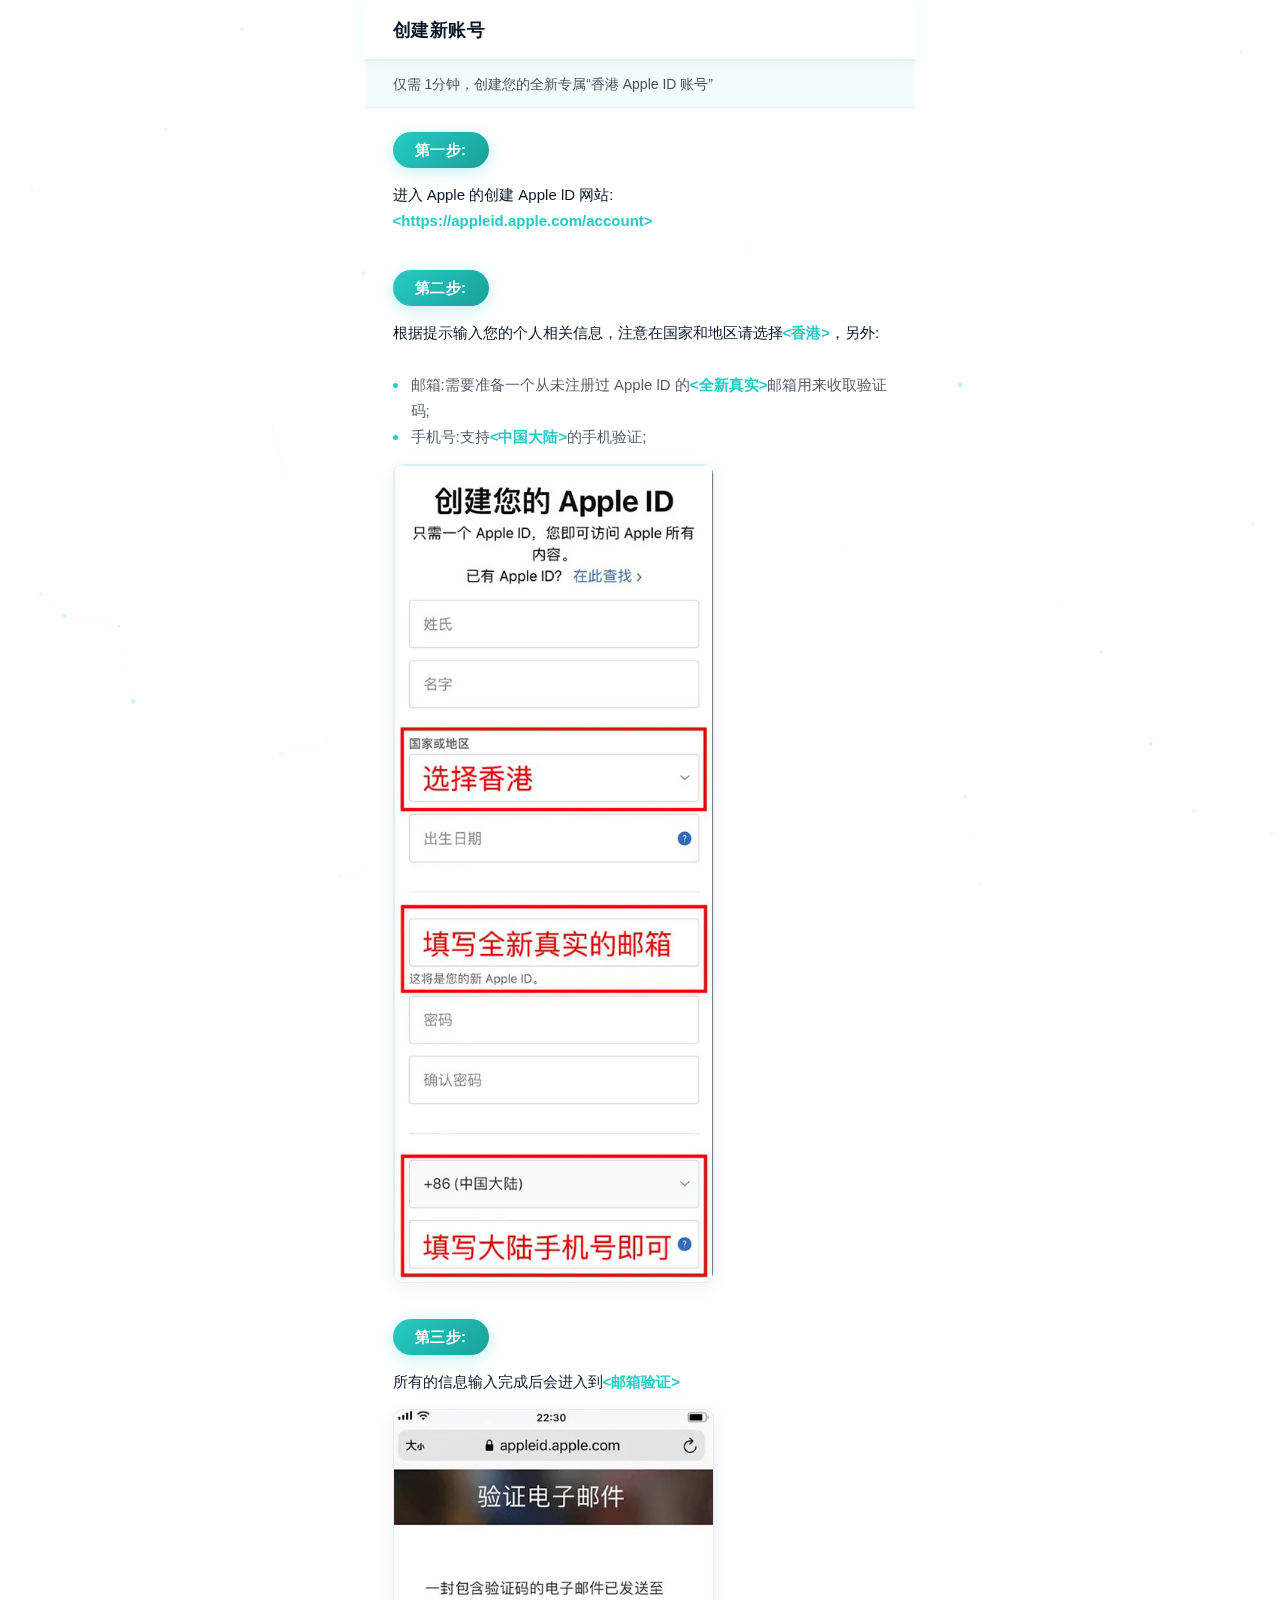
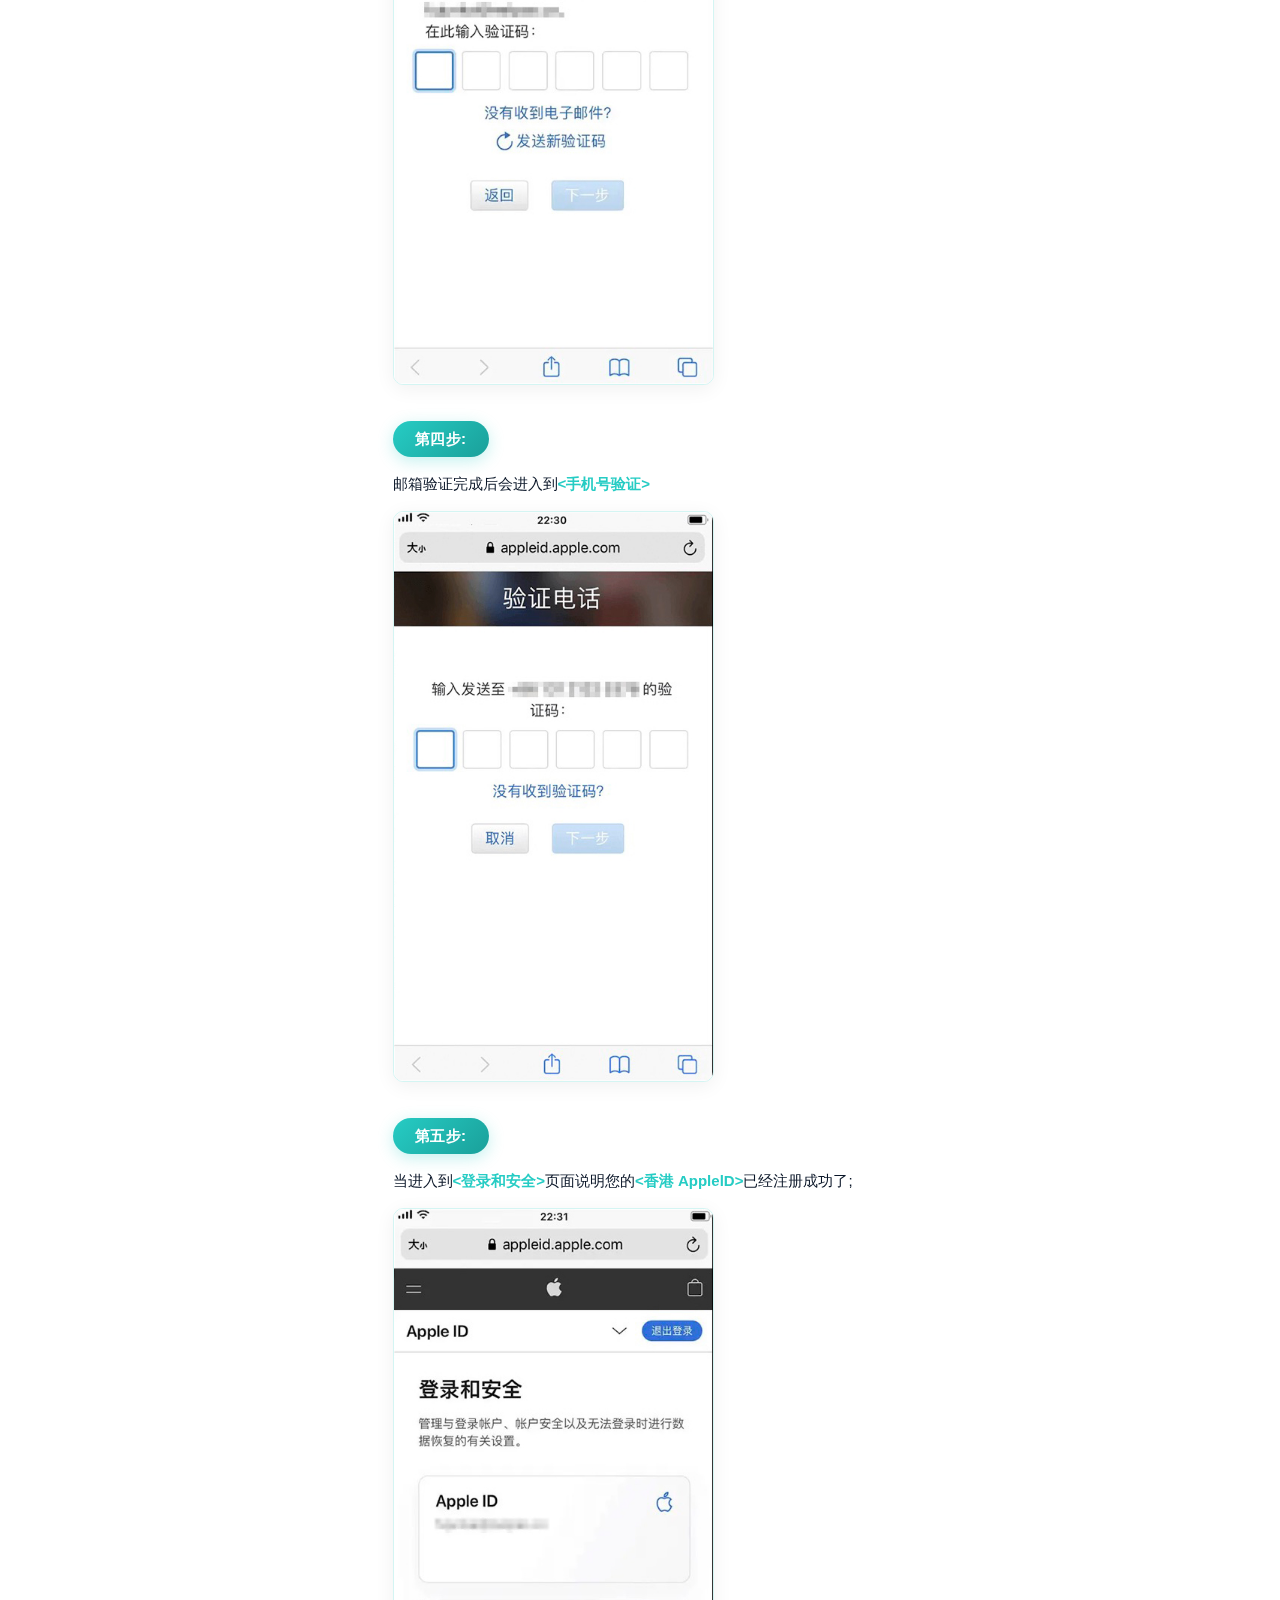
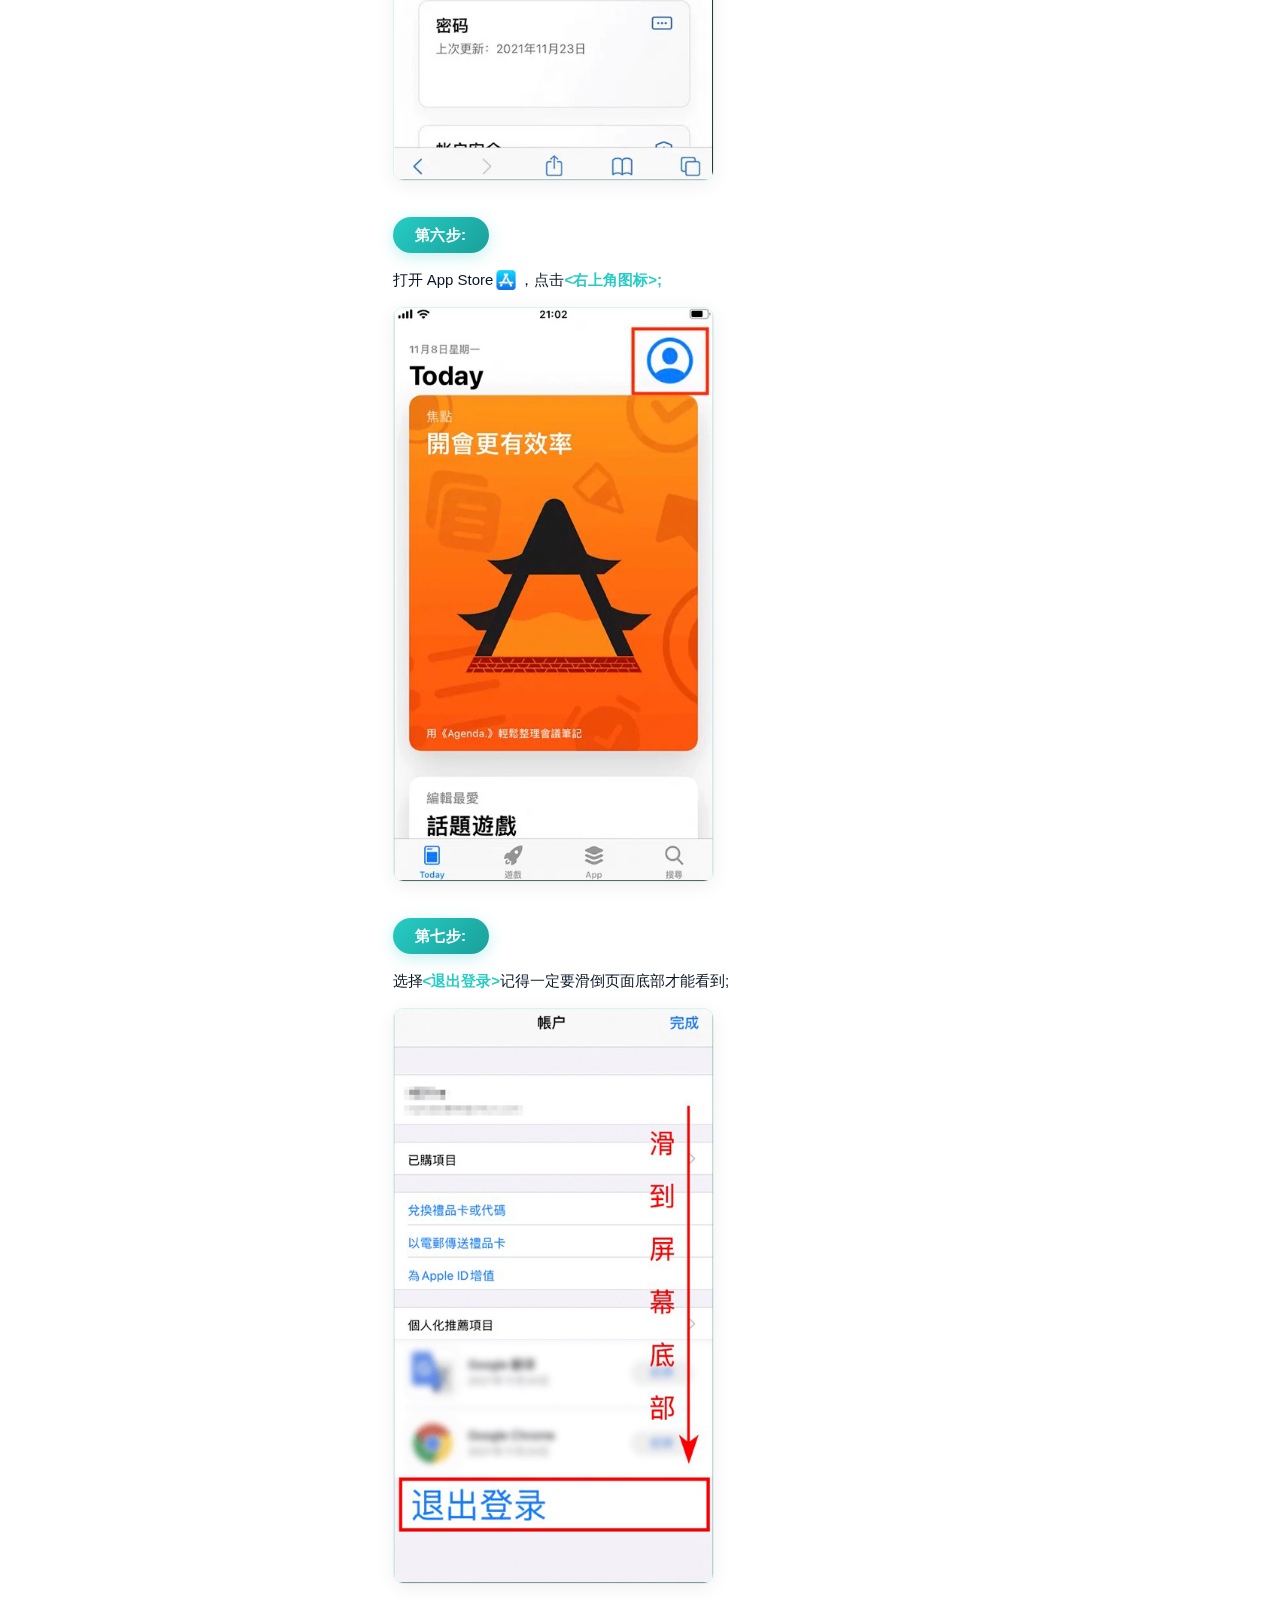
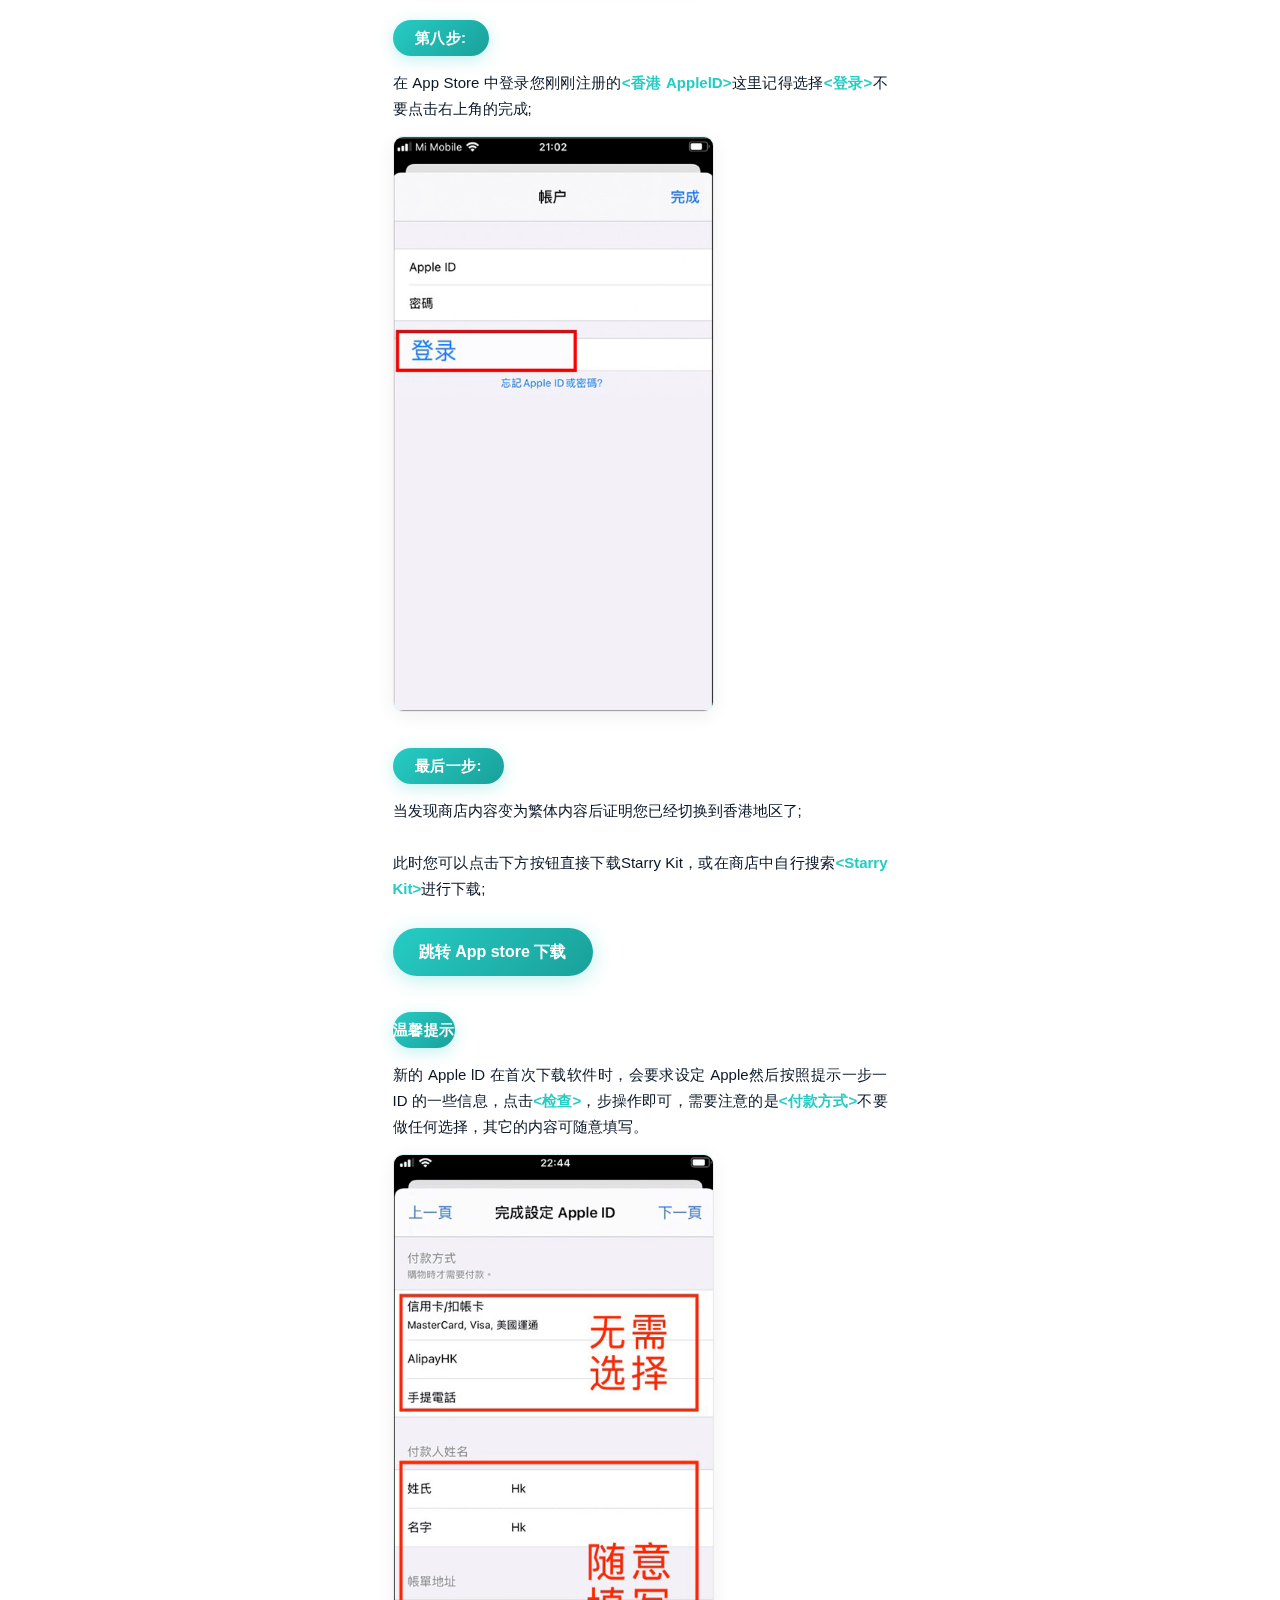
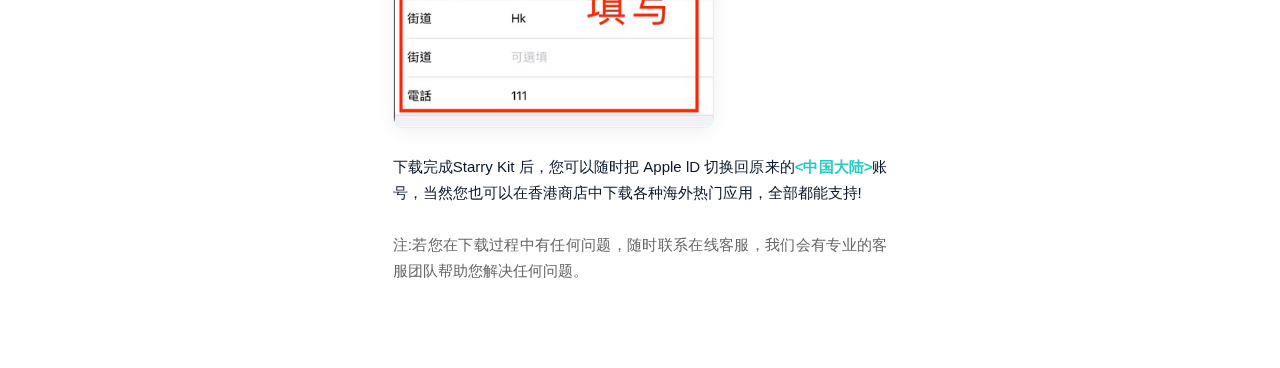
<file: help/new.html>
<!DOCTYPE html>
<html>
<head>
    <meta http-equiv="Content-Type" content="text/html; charset=utf-8" />
    <meta name="viewport" content="width=device-width,initial-scale=1.0,maximum-scale=1.0,user-scalable=0">
    <meta name="description" content="">
    <meta name="keywords" content="">
    <meta name="author" content="">
    <title>创建新账号</title>

    <link href="css/style.css" rel="stylesheet" type="text/css" />
</head>
<body>
<canvas id="bgCanvas" style="position:fixed;inset:0;width:100%;height:100%;z-index:0;pointer-events:none;"></canvas>
<article class="dk Huans">
    <section class="Hdlog Huans flexC">
        <p>创建新账号</p>
    </section>
    <section class="nyHd Huans flexC">仅需 1分钟，创建您的全新专属“香港 Apple ID 账号”</section>
    <section class="nyDK Huans">
        <div class="nyDD">
            <div class="nyDT Huans">第一步:</div>
            <div class="nyDN">
                <p>进入 Apple 的创建 Apple lD 网站:</p>
                <a href="https://appleid.apple.com/account" target="_blank" class="color1">&lt;https://appleid.apple.com/account&gt;</a>
            </div>
        </div>
        <div class="nyDD">
            <div class="nyDT Huans">第二步:</div>
            <div class="nyDN">
                <p>根据提示输入您的个人相关信息，注意在国家和地区请选择<span class="color1">&lt;香港&gt;</span>，另外:</p><br>
                <div class="nyDNd Huans">邮箱:需要准备一个从未注册过 Apple lD 的<span class="color1">&lt;全新真实&gt;</span>邮箱用来收取验证码;</div>
                <div class="nyDNd Huans">手机号:支持<span class="color1">&lt;中国大陆&gt;</span>的手机验证;</div>
                <div class="nyDimg"><img src="images/1T01.jpg"></div>
            </div>
        </div>
        <div class="nyDD">
            <div class="nyDT Huans">第三步:</div>
            <div class="nyDN">
                <p>所有的信息输入完成后会进入到<span class="color1">&lt;邮箱验证&gt;</span></p>
                <div class="nyDimg"><img src="images/1T02.jpg"></div>
            </div>
        </div>
        <div class="nyDD">
            <div class="nyDT Huans">第四步:</div>
            <div class="nyDN">
                <p>邮箱验证完成后会进入到<span class="color1">&lt;手机号验证&gt;</span></p>
                <div class="nyDimg"><img src="images/1T03.jpg"></div>
            </div>
        </div>
        <div class="nyDD">
            <div class="nyDT Huans">第五步:</div>
            <div class="nyDN">
                <p>当进入到<span class="color1">&lt;登录和安全&gt;</span>页面说明您的<span class="color1">&lt;香港 ApplelD&gt;</span>已经注册成功了;</p>
                <div class="nyDimg"><img src="images/1T04.jpg"></div>
            </div>
        </div>
        <div class="nyDD">
            <div class="nyDT Huans">第六步:</div>
            <div class="nyDN">
                <p class="flexC">打开 App Store<img src="images/1Tlc.jpg">，点击<span class="color1">&lt;右上角图标&gt;;</span></p>
                <div class="nyDimg"><img src="images/1T05.jpg"></div>
            </div>
        </div>
        <div class="nyDD">
            <div class="nyDT Huans">第七步:</div>
            <div class="nyDN">
                <p>选择<span class="color1">&lt;退出登录&gt;</span>记得一定要滑倒页面底部才能看到;</p>
                <div class="nyDimg"><img src="images/1T06.jpg"></div>
            </div>
        </div>
        <div class="nyDD">
            <div class="nyDT Huans">第八步:</div>
            <div class="nyDN">
                <p>在 App Store 中登录您刚刚注册的<span class="color1">&lt;香港 ApplelD&gt;</span>这里记得选择<span class="color1">&lt;登录&gt;</span>不要点击右上角的完成;</p>
                <div class="nyDimg"><img src="images/1T07.jpg"></div>
            </div>
        </div>
        <div class="nyDD">
            <div class="nyDT Huans">最后一步:</div>
            <div class="nyDN">
                <p>当发现商店内容变为繁体内容后证明您已经切换到香港地区了;</p><br>
                <p>此时您可以点击下方按钮直接下载Starry Kit，或在商店中自行搜索<span class="color1">&lt;Starry Kit&gt;</span>进行下载;</p><br>
                <a href="javascript:;" onclick="appstore()" class="nyDNtza">跳转 App store 下载</a>
            </div>
        </div>
        <div class="nyDD">
            <div class="nyDT Huans" style="text-align: center; padding:0">温馨提示</div>
            <div class="nyDN">
                <p>新的 Apple lD 在首次下载软件时，会要求设定 Apple然后按照提示一步一ID 的一些信息，点击<span class="color1">&lt;检查&gt;</span>，步操作即可，需要注意的是<span class="color1">&lt;付款方式&gt;</span>不要做任何选择，其它的内容可随意填写。</p>
            
                <div class="nyDimg"><img src="images/1T10.jpg"></div>
                <br><p>下载完成Starry Kit 后，您可以随时把 Apple lD 切换回原来的<span class="color1">&lt;中国大陆&gt;</span>账号，当然您也可以在香港商店中下载各种海外热门应用，全部都能支持!</p>
                <br><p style="color:#666">注:若您在下载过程中有任何问题，随时联系在线客服，我们会有专业的客服团队帮助您解决任何问题。</p>
            </div>
        </div>
    </section>
</article>
<script>
(function(){
    var c=document.getElementById("bgCanvas");
    if(!c)return;
    var x=c.getContext("2d"),W,H,pts=[],raf,N=45,A="38,204,196";
    function resize(){W=c.width=innerWidth;H=c.height=innerHeight;}
    function mk(){return{x:Math.random()*W,y:Math.random()*H,vx:(Math.random()-.5)*.35,vy:(Math.random()-.5)*.35,r:Math.random()*1.8+.8,a:Math.random()*.22+.06};}
    function init(){resize();pts=[];for(var i=0;i<N;i++)pts.push(mk());}
    function frame(){
        x.clearRect(0,0,W,H);
        pts.forEach(function(p){
            p.x+=p.vx;p.y+=p.vy;
            if(p.x<0)p.x=W;if(p.x>W)p.x=0;
            if(p.y<0)p.y=H;if(p.y>H)p.y=0;
            x.beginPath();x.arc(p.x,p.y,p.r,0,Math.PI*2);
            x.fillStyle="rgba("+A+","+p.a+")";x.fill();
        });
        for(var i=0;i<pts.length-1;i++){
            for(var j=i+1;j<pts.length;j++){
                var dx=pts[i].x-pts[j].x,dy=pts[i].y-pts[j].y,d=Math.sqrt(dx*dx+dy*dy);
                if(d<130){
                    x.beginPath();x.moveTo(pts[i].x,pts[i].y);x.lineTo(pts[j].x,pts[j].y);
                    x.strokeStyle="rgba("+A+","+(1-d/130)*.08+")";
                    x.lineWidth=.7;x.stroke();
                }
            }
        }
        raf=requestAnimationFrame(frame);
    }
    window.addEventListener("resize",init);
    init();frame();
})();


function appstore(){
    window.open('https://apps.apple.com/app/id6749743412','_blank')
}
</script>
</body>


</html>
</file>
<file: style.css>
/* style.css */
* {
    margin: 0;
    padding: 0;
    box-sizing: border-box;
}

body, html {
    width: 100%;
    height: 100%;
    font-family: 'Segoe UI', Tahoma, Geneva, Verdana, sans-serif;
    background-color: #f4f4f4;
    color: #333;
    line-height: 1.6;
}

.container {
    width: 100%;
    margin: 0 auto;
    padding: 20px;
    text-align: center;
}

.header h1 {
    font-size: 2.5rem;
    color: #000000;
}

.header p {
    font-size: 1.2rem;
    margin-bottom: 20px;
}

.content h2 {
    color: #333;
    margin: 20px 0;
}

.download-item {
    display: flex;
    flex-direction: column;
    align-items: center;
    margin: 10px 0;
}

.button, .email-button {
    display: inline-block;
    background: #ECC47C;
    color: #ffffff;
    padding: 10px 30px; 
    width: 100%;
    margin: 10px 5px;
    text-decoration: none;
    border-radius: 5px;
    transition: background-color 0.3s ease;
    max-width: 372px; 
    margin: 10px auto;
}

.button:hover, .email-button:hover {
    background-color: #ca9a5c;
}

.changelog-link {
    display: block;
    margin-bottom: 10px;
    color: #666;
    text-decoration: none;
    font-size: 0.95rem;
}

.changelog-link:hover {
    color: #333;
    text-decoration: underline;
}

.contact-info h2 {
    margin-top: 40px;
}

.email-button {
    display: block;
    margin: 20px auto;
    width: 80%;
    max-width: 00px; 
}

.footer {
    margin-top: 40px;
    padding-top: 20px;
    border-top: 1px solid #ddd;
    font-size: 0.8rem;
    color: #666;
}

@media (min-width: 768px) {
    .container {
        max-width: 400px;
    }
}
</file>
<file: help/css/style.css>
/* ── Reset ── */
*{margin:0;padding:0;font-weight:normal;box-sizing:border-box;}
html{height:100%;scroll-behavior:smooth;}
body{
    color:#0a1628;
    font-family:-apple-system,BlinkMacSystemFont,'PingFang SC','Segoe UI','Hiragino Sans GB','Microsoft YaHei',sans-serif;
    height:100%;font-size:14px;background:#fff;
}
a{text-decoration:none;color:#26ccc4;}
ul{list-style:none;}
textarea,input,button{outline:none;-webkit-appearance:none;}
img{border:0;display:block;}
input[type="button"],input[type="checkbox"],input[type="radio"],
input[type="submit"],input[type="reset"],select{-webkit-appearance:none;outline:none;border:none;}

/* ── Flex helpers ── */
.Huans{box-sizing:border-box;}
.flex{display:flex;flex-wrap:wrap;align-items:flex-start;}
.flexC{display:flex;align-items:center;flex-wrap:wrap;}
.flexE{display:flex;align-items:flex-end;flex-wrap:wrap;}
.fl-bet{justify-content:space-between;}
.fl-cen{justify-content:center;}
.fl-end{justify-content:flex-end;}

/* ── Page container ── */
.dk{
    width:100%;max-width:550px;min-width:320px;margin:0 auto;min-height:100%;
    position:relative;z-index:1;
    background:rgba(255,255,255,0.92);
}

/* ── Sticky header / logo bar ── */
.Hdlog{
    height:60px;
    border-bottom:1px solid rgba(38,204,196,0.18);
    padding:0 5%;
    background:rgba(255,255,255,0.95);
    backdrop-filter:blur(16px);
    -webkit-backdrop-filter:blur(16px);
    position:sticky;top:0;z-index:100;
    box-shadow:0 1px 16px rgba(38,204,196,0.08);
}
.Hdlog img{width:34px;display:block;margin-right:10px;}
.Hdlog p{font-weight:700;font-size:18px;letter-spacing:.5px;color:#0a1628;}

/* ── App listing items ── */
.IndFF{padding:15px 5% 10px;}
.IndFFK{margin:10px 0 30px;}
.IndFT{font-size:18px;line-height:28px;color:#0a1628;}
.IndFT span{font-weight:700;color:#0a1628;}
.IndFO{padding:20px 0 10px;}
.IndFOa{
    align-content:center;border-radius:14px;padding:0 16px;height:88px;
    margin-bottom:14px;
    border:1px solid rgba(38,204,196,0.15);
    background:rgba(38,204,196,0.03);
    transition:all .25s;
}
.IndFOa:hover{border-color:rgba(38,204,196,0.35);background:rgba(38,204,196,0.07);}
.IndFOa h3{width:100%;color:#0a1628;line-height:22px;font-size:16px;font-weight:700;margin-bottom:5px;}
.IndFOa h3 span{color:#26ccc4;font-weight:700;}
.IndFOa p{width:100%;font-size:14px;line-height:20px;color:rgba(10,22,40,0.55);}
.IndFFz{padding:10px 0 20px;}
.IndFFz h3{width:100%;color:#0a1628;line-height:22px;font-size:16px;font-weight:700;margin-bottom:10px;}
.IndFFzP{font-size:14px;line-height:20px;color:rgba(10,22,40,0.6);}
.IndFFzP a{color:#26ccc4;}
.IndFFa{
    background:linear-gradient(135deg,#26ccc4,#1aa09a);
    color:#fff;font-size:14px;font-weight:700;
    display:block;border-radius:20px;line-height:40px;
    width:144px;text-align:center;
    box-shadow:0 4px 16px rgba(38,204,196,0.25);
}
.IndFE{padding:15px 0 10px;}
.IndFEb{color:#e74c3c;font-size:16px;line-height:28px;}
.IndFEz{
    margin-top:15px;border-radius:14px;padding:15px;
    margin-bottom:14px;
    border:1px solid rgba(38,204,196,0.12);
    background:rgba(38,204,196,0.03);
}
.IndFEy h2{font-size:18px;line-height:22px;font-weight:800;margin-bottom:8px;color:#0a1628;}
.IndFEy h3{font-size:16px;line-height:20px;font-weight:800;margin-bottom:8px;color:#0a1628;}
.IndFEy p{font-size:13px;line-height:18px;font-weight:800;margin-bottom:4px;color:rgba(10,22,40,0.75);}
.IndFEy span{display:block;font-size:12px;line-height:18px;color:rgba(10,22,40,0.4);}
.IndFEc{
    background:rgba(38,204,196,0.04);border-radius:10px;
    padding:0 15px;height:72px;margin-top:12px;
}
.IndFEc img{width:44px;display:block;margin-right:10px;}
.IndFEcP{width:100%;flex:1;}
.IndFEcP h3{font-size:14px;color:#0a1628;line-height:20px;font-weight:700;}
.IndFEcP p{font-size:12px;color:rgba(10,22,40,0.45);line-height:18px;}
.IndFEa{
    color:#fff;background:linear-gradient(135deg,#26ccc4,#1aa09a);
    line-height:26px;border-radius:13px;font-size:13px;padding:0 12px;font-weight:700;
}
.IndFEts{font-size:13px;font-weight:800;color:rgba(10,22,40,0.35);line-height:20px;margin-top:30px;}

/* ── Notice bar ── */
.nyHd{
    background:rgba(38,204,196,0.06);
    border-top:1px solid rgba(38,204,196,0.15);
    border-bottom:1px solid rgba(38,204,196,0.15);
    padding:12px 5%;
    color:rgba(10,22,40,0.75);
    font-size:14px;line-height:22px;font-weight:500;
}

/* ── Steps container ── */
.nyDK{padding:24px 5% 48px;width:100%;}
.nyDD{margin-bottom:36px;text-align:justify;}

/* ── Step label ── */
.nyDT{
    color:#fff;
    background:linear-gradient(135deg,#26ccc4 0%,#1aa09a 100%);
    line-height:36px;
    display:inline-block;padding:0 22px;
    border-radius:18px;
    font-weight:700;font-size:15px;letter-spacing:.5px;
    box-shadow:0 4px 16px rgba(38,204,196,0.28);
}
.nyDzy .nyDT{
    background:linear-gradient(135deg,#e74c3c 0%,#c0392b 100%);
    box-shadow:0 4px 16px rgba(231,76,60,0.28);
}

/* ── Step content ── */
.nyDN{
    margin-top:14px;
    color:#0a1628;
    font-size:15px;line-height:26px;
}
.nyDN p img{width:20px;display:inline;margin:0 3px;}

/* ── Bullet list ── */
.nyDNd{padding-left:18px;position:relative;color:rgba(10,22,40,0.7);line-height:26px;}
.nyDNd:before{
    display:block;content:'';position:absolute;
    background:#26ccc4;width:5px;height:5px;
    border-radius:50%;left:0;top:11px;
}

/* ── Screenshots ── */
.nyDimg{
    width:65%;
    border:1px solid rgba(38,204,196,0.2);
    border-radius:10px;margin-top:14px;overflow:hidden;
    box-shadow:0 4px 20px rgba(0,0,0,.06);
}
.nyDimg img{width:100%;display:block;}

/* ── CTA button ── */
.nyDNtza{
    color:#fff;
    background:linear-gradient(135deg,#26ccc4,#1aa09a);
    line-height:48px;border-radius:24px;
    display:block;font-size:16px;font-weight:700;
    width:200px;text-align:center;margin-bottom:32px;
    box-shadow:0 4px 20px rgba(38,204,196,0.30);
    transition:all .25s;
}
.nyDNtza:hover{
    transform:translateY(-2px);
    box-shadow:0 8px 30px rgba(38,204,196,0.45);
    color:#fff;
}

/* ── Warning tip box ── */
.nyTanH{
    background:rgba(231,76,60,0.05);
    border:1px solid rgba(231,76,60,0.18);
    padding:10px 3%;border-radius:8px;margin-top:16px;
}
.nyTanH img{width:16px;display:block;margin-right:8px;}
.nyTanH a{color:#e74c3c;}
.nyTanH p{width:100%;flex:1;color:#e74c3c;font-size:13px;line-height:20px;letter-spacing:0;}

/* ── Account info card ── */
.nyDzm{
    border:1px solid rgba(38,204,196,0.18);
    border-radius:10px;padding:0 4%;
    margin-top:14px;height:76px;
    background:rgba(38,204,196,0.04);
}
.nyDzmN{width:100%;flex:1;}
.nyDzmN h3{font-weight:700;font-size:15px;line-height:20px;color:#0a1628;}
.nyDzmN span{width:100%;font-size:14px;display:block;line-height:18px;color:rgba(10,22,40,0.45);margin-top:4px;}
.nyDzma{width:20px;display:block;}
.nyDzma img{width:100%;display:block;}
.nyDTd .nyDT{width:auto;padding:0 22px;}

/* ── Highlight colors ── */
.color1{color:#26ccc4;font-weight:700;}
.color2{color:#e74c3c;font-weight:700;}
</file>
